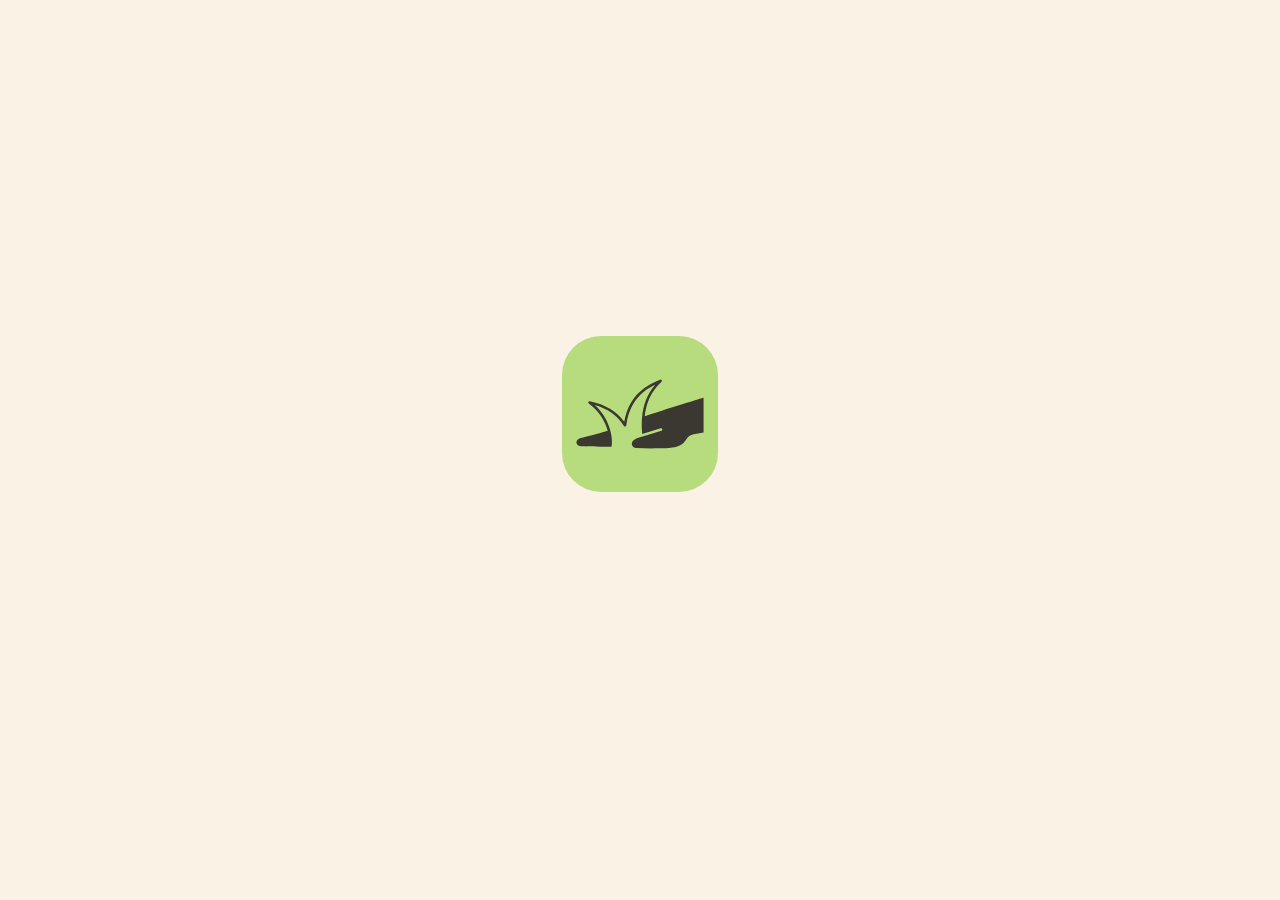
<file: code/index.html>
<!DOCTYPE html>
<html lang="en">
<head>
  <meta charset="UTF-8" />
  <meta name="viewport" content="width=device-width, initial-scale=1.0, viewport-fit=cover, maximum-scale=1.0" />
  <title>Go Touch Grass</title>
  <link rel="icon" type="image/svg+xml" href="assets/svg/logo_green.svg" />
  <link rel="stylesheet" href="css/design-system.css" />
  <link rel="stylesheet" href="css/app.css" />
</head>
<body>
  <div class="app">
    <div class="app__screens">

      <!-- ===== LOADING ===== -->
      <section class="screen screen--loading" data-screen="loading">
        <h1 class="screen--loading__title text-headline-caps">Choosing todays sidequests...</h1>
        <div class="loading-shapes" id="loadingShapes">
          <div class="loading-shape" data-cat="outside"><img src="assets/svg/shapes/outside_color.svg" alt=""></div>
          <div class="loading-shape" data-cat="indoor"><img src="assets/svg/shapes/indoors_color.svg" alt=""></div>
          <div class="loading-shape" data-cat="social"><img src="assets/svg/shapes/social_color.svg" alt=""></div>
        </div>
      </section>

      <!-- ===== FIRST-TIME: welcome (logo animation) ===== -->
      <section class="screen screen--welcome" data-screen="welcome">
        <h1 class="welcome-text text-headline-caps">Hey, welcome to Go Touch Grass!</h1>
        <div class="welcome-logo"><img src="assets/svg/logo_green.svg" alt="Go Touch Grass"></div>
      </section>

      <!-- ===== FIRST-TIME: name ===== -->
      <section class="screen screen--firstname" data-screen="firstname">
        <h1 class="text-headline-caps firstname-title">What should we call you?</h1>
        <input class="field" id="firstnameInput" placeholder="Your Text here" maxlength="24" autocomplete="off">
        <div class="set-actions"><button class="btn" id="btnNameConfirm">Confirm</button></div>
      </section>

      <!-- ===== FIRST-TIME: name confirm ===== -->
      <section class="screen screen--firstname-confirm" data-screen="firstname-confirm">
        <h1 class="text-headline-caps firstname-title" id="confirmName">Max Mustermann, is that right?</h1>
        <div class="firstname-actions">
          <button class="btn" id="btnNameRetry">No, I'll try again</button>
          <button class="btn" id="btnNameYes">Yes, that's right</button>
        </div>
      </section>

      <!-- ===== TODAYS SIDEQUESTS (+ blocking mode) ===== -->
      <section class="screen screen--sidequests" data-screen="sidequests">
        <header class="header screen__head" id="headNormal">
          <h1 class="header__title">Todays Sidequests</h1>
          <button class="icon-btn" id="btnBlock" aria-label="Block sidequests">
            <img class="icon-btn__icon icon-btn__icon--black" src="assets/svg/icons/block_black.svg" alt="">
            <img class="icon-btn__icon icon-btn__icon--white" src="assets/svg/icons/block_white.svg" alt="">
          </button>
        </header>
        <header class="header screen__head" id="headBlocking" hidden>
          <button class="nav-arrow" id="btnBlockBack" aria-label="Back"><img src="assets/svg/icons/back_black.svg" alt=""></button>
          <h1 class="header__title">Blocking Sidequests</h1>
          <button class="icon-btn" id="btnBlockDone" aria-label="Done blocking">
            <img class="icon-btn__icon icon-btn__icon--black" src="assets/svg/icons/check_black.svg" alt="">
            <img class="icon-btn__icon icon-btn__icon--white" src="assets/svg/icons/check_white.svg" alt="">
          </button>
        </header>
        <div class="quest-list" id="questList"></div>
      </section>

      <!-- ===== CAPTURE PROOF (camera) ===== -->
      <section class="screen screen--camera" data-screen="camera">
        <header class="header screen__head">
          <button class="nav-arrow" id="btnCamBack" aria-label="Back"><img src="assets/svg/icons/back_black.svg" alt=""></button>
          <h1 class="header__title">Capture Proof</h1>
        </header>
        <div id="camQuest"></div>
        <div class="camera">
          <video class="camera__video" id="camVideo" autoplay playsinline muted></video>
          <div class="camera__hint" id="camHint"></div>
          <button class="icon-btn camera__upload" id="btnUpload" aria-label="Upload from device">
            <img class="icon-btn__icon icon-btn__icon--black" src="assets/svg/icons/upload_black.svg" alt="">
            <img class="icon-btn__icon icon-btn__icon--white" src="assets/svg/icons/upload_white.svg" alt="">
          </button>
          <div class="camera__controls">
            <button class="camera__ctrl" id="btnFlash" aria-label="Toggle flash"><img src="assets/svg/icons/flash_off_white.svg" alt=""></button>
            <button class="camera__shutter" id="btnShutter" aria-label="Take photo"></button>
            <button class="camera__ctrl" id="btnSwitch" aria-label="Switch camera"><img src="assets/svg/icons/camera_switch_white.svg" alt=""></button>
          </div>
        </div>
        <input type="file" id="fileInput" accept="image/*" hidden>
      </section>

      <!-- ===== REVIEW (Redo / Finish) ===== -->
      <section class="screen screen--review" data-screen="review">
        <header class="header screen__head">
          <button class="nav-arrow" id="btnReviewBack" aria-label="Back"><img src="assets/svg/icons/back_black.svg" alt=""></button>
          <h1 class="header__title">Capture Proof</h1>
        </header>
        <div id="reviewOverview"></div>
        <div class="btn-row">
          <button class="btn" id="btnRedo">Redo</button>
          <button class="btn" id="btnFinish">Finish</button>
        </div>
      </section>

      <!-- ===== SIDEQUEST COMPLETED ===== -->
      <section class="screen screen--completed" data-screen="completed">
        <h1 class="screen__head text-headline-caps">Sidequest Completed!</h1>
        <div id="completedOverview"></div>
      </section>

      <!-- ===== LEVEL UP / EXP ===== -->
      <section class="screen screen--exp" data-screen="exp">
        <h1 class="text-headline-caps exp__headline" id="expHeadline">Well done!</h1>
        <div class="exp__stage">
          <img class="exp__flyicon" id="expFly" alt="">
          <div class="exp__shapewrap">
            <div class="level-shape level-shape--lg exp__shape" id="expShape">
              <div class="level-shape__fill"><div class="level-shape__liquid"></div></div>
              <div class="level-shape__outline"></div>
            </div>
            <span class="exp__level"><span class="exp__lvl-txt">Lvl.</span><span class="exp__lvl-num" id="expLevelNum">1</span></span>
          </div>
        </div>
      </section>

      <!-- ===== SUMMARY (all done for today) ===== -->
      <section class="screen screen--summary" data-screen="summary">
        <h1 class="screen__head text-headline-caps">All done for today!</h1>
        <div id="summaryOverview"></div>
      </section>

      <!-- ===== PROFILE ===== -->
      <section class="screen screen--profile" data-screen="profile">
        <button class="icon-btn profile-burger" id="btnBurger" aria-label="Menu (settings)">
          <img class="icon-btn__icon icon-btn__icon--black" src="assets/svg/icons/burger_black.svg" alt="">
          <img class="icon-btn__icon icon-btn__icon--white" src="assets/svg/icons/burger_white.svg" alt="">
        </button>

        <div class="profile-scroll">
        <div class="attention profile-msg" id="profileMsg" hidden>
          <span id="profileMsgText"></span>
          <span class="attention__badge"><img src="assets/svg/icons/exclaimation_black.svg" alt=""></span>
        </div>
        <div class="profile-card" id="profileCard">
          <div class="profile-card__avatar"><span class="img-placeholder"></span></div>
          <div class="profile-card__name" id="profileName">Max Mustermann</div>
          <div class="profile-card__title" id="profileTitle">Newbie</div>
          <div class="profile-card__line"></div>
          <div class="profile-card__totals" id="profileTotals" role="button" tabindex="0" aria-expanded="false">
            <span>Total Quests</span>
            <span class="profile-card__totals-num" id="profileTotalNum">0</span>
            <img class="profile-card__chevron" src="assets/svg/icons/back_black.svg" alt="">
          </div>
          <div class="profile-card__detail"><div class="profile-card__detail-inner">
            <div class="profile-card__cat"><span>Outside</span><span class="profile-card__cat-num" id="cntOutside">0</span></div>
            <div class="profile-card__cat"><span>Indoor</span><span class="profile-card__cat-num" id="cntIndoor">0</span></div>
            <div class="profile-card__cat"><span>Social</span><span class="profile-card__cat-num" id="cntSocial">0</span></div>
          </div></div>
        </div>

        <div class="level-box">
          <div class="level-stat">
            <span class="level-stat__label">Outside</span>
            <div class="level-stat__shape">
              <div class="level-shape cat-outside shape-outside" id="lvlOutside">
                <div class="level-shape__fill"><div class="level-shape__liquid"></div></div>
                <div class="level-shape__outline"></div>
              </div>
              <span class="level-stat__num" id="lvlNumOutside">1</span>
            </div>
          </div>
          <div class="level-stat">
            <span class="level-stat__label">Indoor</span>
            <div class="level-stat__shape">
              <div class="level-shape cat-indoor shape-indoors" id="lvlIndoor">
                <div class="level-shape__fill"><div class="level-shape__liquid"></div></div>
                <div class="level-shape__outline"></div>
              </div>
              <span class="level-stat__num" id="lvlNumIndoor">1</span>
            </div>
          </div>
          <div class="level-stat">
            <span class="level-stat__label">Social</span>
            <div class="level-stat__shape">
              <div class="level-shape cat-social shape-social" id="lvlSocial">
                <div class="level-shape__fill"><div class="level-shape__liquid"></div></div>
                <div class="level-shape__outline"></div>
              </div>
              <span class="level-stat__num" id="lvlNumSocial">1</span>
            </div>
          </div>
        </div>

        <h2 class="profile-section-title text-headline-sm">Your Quests</h2>
        <div class="gallery">
          <div class="gallery-grid" id="galleryGrid" hidden></div>
          <p class="gallery-empty" id="galleryEmpty">Nothing here yet.</p>
        </div>
        </div>
      </section>

      <!-- ===== QUEST OVERVIEW detail (from gallery) ===== -->
      <section class="screen screen--detail" data-screen="detail">
        <header class="header screen__head">
          <button class="nav-arrow" id="btnDetailBack" aria-label="Back"><img src="assets/svg/icons/back_black.svg" alt=""></button>
          <span style="flex:1"></span>
          <button class="icon-btn" id="btnDetailArchive" aria-label="Archive sidequest">
            <img class="icon-btn__icon icon-btn__icon--black" src="assets/svg/icons/archive_black.svg" alt="">
            <img class="icon-btn__icon icon-btn__icon--white" src="assets/svg/icons/archive_white.svg" alt="">
          </button>
        </header>
        <div class="detail-body"><div id="detailOverview"></div></div>
        <div class="detail-save">
          <button class="btn" id="btnDetailSave">Save to device</button>
        </div>
      </section>

      <!-- ===== SETTINGS (overview) ===== -->
      <section class="screen screen--settings" data-screen="settings">
        <header class="header screen__head">
          <button class="nav-arrow" data-back aria-label="Back"><img src="assets/svg/icons/back_black.svg" alt=""></button>
          <h1 class="header__title">Settings</h1>
        </header>
        <div class="settings-list">
          <button class="list-btn list-btn--nav" data-go="set-profile">
            <span class="list-btn__label">Profile</span>
            <span class="list-btn__trailing">
              <img class="list-btn__chevron list-btn__chevron--black" src="assets/svg/icons/back_black.svg" alt="">
              <img class="list-btn__chevron list-btn__chevron--white" src="assets/svg/icons/back_white.svg" alt="">
            </span>
          </button>
          <div class="list-btn list-btn--static" aria-disabled="true">
            <span class="list-btn__label">Account</span>
            <span class="list-btn__trailing"><img class="list-btn__chevron" src="assets/svg/icons/back_black.svg" alt=""></span>
          </div>
          <div class="list-btn">
            <span class="list-btn__label">Push Notifications</span>
            <span class="list-btn__trailing"><button class="switch" id="swPush" aria-checked="false" aria-label="Push notifications"></button></span>
          </div>
          <div class="list-btn">
            <span class="list-btn__label">Sounds</span>
            <span class="list-btn__trailing"><button class="switch" id="swSounds" aria-checked="false" aria-label="Sounds"></button></span>
          </div>
          <button class="list-btn list-btn--nav" data-go="set-language">
            <span class="list-btn__label">Language</span>
            <span class="list-btn__trailing">
              <img class="list-btn__chevron list-btn__chevron--black" src="assets/svg/icons/back_black.svg" alt="">
              <img class="list-btn__chevron list-btn__chevron--white" src="assets/svg/icons/back_white.svg" alt="">
            </span>
          </button>
          <button class="list-btn list-btn--nav" data-go="set-blocked">
            <span class="list-btn__label">Blocked Sidequests</span>
            <span class="list-btn__trailing">
              <img class="list-btn__chevron list-btn__chevron--black" src="assets/svg/icons/back_black.svg" alt="">
              <img class="list-btn__chevron list-btn__chevron--white" src="assets/svg/icons/back_white.svg" alt="">
            </span>
          </button>
          <button class="list-btn list-btn--nav" data-go="set-archived">
            <span class="list-btn__label">Archived Sidequests</span>
            <span class="list-btn__trailing">
              <img class="list-btn__chevron list-btn__chevron--black" src="assets/svg/icons/back_black.svg" alt="">
              <img class="list-btn__chevron list-btn__chevron--white" src="assets/svg/icons/back_white.svg" alt="">
            </span>
          </button>
          <button class="list-btn list-btn--nav" data-go="set-permissions">
            <span class="list-btn__label">Permissions</span>
            <span class="list-btn__trailing">
              <img class="list-btn__chevron list-btn__chevron--black" src="assets/svg/icons/back_black.svg" alt="">
              <img class="list-btn__chevron list-btn__chevron--white" src="assets/svg/icons/back_white.svg" alt="">
            </span>
          </button>
          <div class="list-btn list-btn--static" aria-disabled="true">
            <span class="list-btn__label">About</span>
            <span class="list-btn__trailing"><img class="list-btn__chevron" src="assets/svg/icons/back_black.svg" alt=""></span>
          </div>
          <div class="list-btn list-btn--static" aria-disabled="true">
            <span class="list-btn__label">Privacy Policy</span>
            <span class="list-btn__trailing"><img class="list-btn__chevron" src="assets/svg/icons/back_black.svg" alt=""></span>
          </div>
          <button class="list-btn list-btn--nav" data-go="set-debug">
            <span class="list-btn__label">Terms of Service</span>
            <span class="list-btn__trailing">
              <img class="list-btn__chevron list-btn__chevron--black" src="assets/svg/icons/back_black.svg" alt="">
              <img class="list-btn__chevron list-btn__chevron--white" src="assets/svg/icons/back_white.svg" alt="">
            </span>
          </button>
        </div>
      </section>

      <!-- ===== SETTINGS: Profile ===== -->
      <section class="screen screen--set-profile" data-screen="set-profile">
        <header class="header screen__head">
          <button class="nav-arrow" data-back aria-label="Back"><img src="assets/svg/icons/back_black.svg" alt=""></button>
          <h1 class="header__title">Profile</h1>
        </header>
        <div class="set-avatar" id="setProfileAvatar"><span class="img-placeholder"></span></div>
        <div class="input-card input-card--display">
          <div class="input-card__top">
            <span class="input-card__label">Profile Picture</span>
            <button class="icon-btn-sm" id="btnEditPic" aria-label="Edit profile picture">
              <img class="icon-btn__icon icon-btn__icon--black" src="assets/svg/icons/edit_black.svg" alt="">
              <img class="icon-btn__icon icon-btn__icon--white" src="assets/svg/icons/edit_white.svg" alt="">
            </button>
          </div>
        </div>
        <div class="input-card" id="nameCard">
          <div class="input-card__top">
            <span class="input-card__label">Name</span>
            <span class="input-card__value" id="nameValue">Max Mustermann</span>
            <button class="icon-btn-sm" id="btnEditName" aria-label="Edit name">
              <img class="icon-btn__icon icon-btn__icon--black" src="assets/svg/icons/edit_black.svg" alt="">
              <img class="icon-btn__icon icon-btn__icon--white" src="assets/svg/icons/edit_white.svg" alt="">
            </button>
            <button class="icon-btn-sm" id="btnSaveName" aria-label="Save name">
              <img class="icon-btn__icon icon-btn__icon--black" src="assets/svg/icons/check_black.svg" alt="">
              <img class="icon-btn__icon icon-btn__icon--white" src="assets/svg/icons/check_white.svg" alt="">
            </button>
          </div>
          <input class="field field--flush" id="nameInput" placeholder="Your Text here" maxlength="24">
        </div>
        <button class="list-btn list-btn--nav" data-go="set-title">
          <span class="list-btn__label">Set Title</span>
          <span class="list-btn__value" id="titleValue"></span>
          <span class="list-btn__trailing">
            <img class="list-btn__chevron list-btn__chevron--black" src="assets/svg/icons/back_black.svg" alt="">
            <img class="list-btn__chevron list-btn__chevron--white" src="assets/svg/icons/back_white.svg" alt="">
          </span>
        </button>
      </section>

      <!-- ===== SETTINGS: Profile Picture ===== -->
      <section class="screen screen--set-pfp" data-screen="set-pfp">
        <div class="pfp-body">
        <header class="header screen__head">
          <button class="nav-arrow" data-back aria-label="Back"><img src="assets/svg/icons/back_black.svg" alt=""></button>
          <h1 class="header__title">Profile Picture</h1>
        </header>
        <div class="set-avatar" id="pfpAvatar"><span class="img-placeholder"></span></div>
        <div class="pfp-grid" id="pfpGrid">
          <button class="pfp" data-pic="outside_pic"><img src="assets/svg/profile-pics/outside_pic.svg" alt="Outside"><img class="pfp__check" src="assets/svg/checkmark.svg" alt=""></button>
          <button class="pfp" data-pic="scavenger_hunt_pic"><img src="assets/svg/profile-pics/scavenger_hunt_pic.svg" alt="Scavenger"><img class="pfp__check" src="assets/svg/checkmark.svg" alt=""></button>
          <button class="pfp" data-pic="discovery_pic"><img src="assets/svg/profile-pics/discovery_pic.svg" alt="Discovery"><img class="pfp__check" src="assets/svg/checkmark.svg" alt=""></button>
          <button class="pfp" data-pic="action_pic"><img src="assets/svg/profile-pics/action_pic.svg" alt="Action"><img class="pfp__check" src="assets/svg/checkmark.svg" alt=""></button>
          <button class="pfp" data-pic="inside_pic"><img src="assets/svg/profile-pics/inside_pic.svg" alt="Inside"><img class="pfp__check" src="assets/svg/checkmark.svg" alt=""></button>
          <button class="pfp" data-pic="creative_pic"><img src="assets/svg/profile-pics/creative_pic.svg" alt="Creative"><img class="pfp__check" src="assets/svg/checkmark.svg" alt=""></button>
          <button class="pfp" data-pic="tasks_pic"><img src="assets/svg/profile-pics/tasks_pic.svg" alt="Tasks"><img class="pfp__check" src="assets/svg/checkmark.svg" alt=""></button>
          <button class="pfp" data-pic="selfcare_pic"><img src="assets/svg/profile-pics/selfcare_pic.svg" alt="Selfcare"><img class="pfp__check" src="assets/svg/checkmark.svg" alt=""></button>
          <button class="pfp" data-pic="social_pic"><img src="assets/svg/profile-pics/social_pic.svg" alt="Social"><img class="pfp__check" src="assets/svg/checkmark.svg" alt=""></button>
          <button class="pfp" data-pic="game_pic"><img src="assets/svg/profile-pics/game_pic.svg" alt="Game"><img class="pfp__check" src="assets/svg/checkmark.svg" alt=""></button>
          <button class="pfp" data-pic="encounter_pic"><img src="assets/svg/profile-pics/encounter_pic.svg" alt="Encounter"><img class="pfp__check" src="assets/svg/checkmark.svg" alt=""></button>
          <button class="pfp" data-pic="activity_pic"><img src="assets/svg/profile-pics/activity_pic.svg" alt="Activity"><img class="pfp__check" src="assets/svg/checkmark.svg" alt=""></button>
        </div>
        <button class="list-btn list-btn--nav" id="btnUploadPic">
          <span class="list-btn__label">Upload Picture</span>
          <span class="list-btn__trailing">
            <img class="list-btn__chevron list-btn__chevron--black" src="assets/svg/icons/back_black.svg" alt="">
            <img class="list-btn__chevron list-btn__chevron--white" src="assets/svg/icons/back_white.svg" alt="">
          </span>
        </button>
        <button class="list-btn list-btn--nav" id="btnTakePic">
          <span class="list-btn__label">Take Picture</span>
          <span class="list-btn__trailing">
            <img class="list-btn__chevron list-btn__chevron--black" src="assets/svg/icons/back_black.svg" alt="">
            <img class="list-btn__chevron list-btn__chevron--white" src="assets/svg/icons/back_white.svg" alt="">
          </span>
        </button>
        </div>
        <div class="pfp-actions">
          <button class="btn" data-back>Cancel</button>
          <button class="btn" id="btnPfpSave">Save</button>
        </div>
        <input type="file" id="pfpUploadInput" accept="image/*" hidden>
        <input type="file" id="pfpCameraInput" accept="image/*" capture="user" hidden>
      </section>

      <!-- ===== SETTINGS: Crop new picture ===== -->
      <section class="screen screen--set-crop" data-screen="set-crop">
        <header class="header screen__head">
          <button class="nav-arrow" data-back aria-label="Back"><img src="assets/svg/icons/back_black.svg" alt=""></button>
          <h1 class="header__title">Crop Picture</h1>
        </header>
        <div class="crop-stage">
          <div class="crop-box" id="cropBox">
            <img class="crop-img" id="cropImg" alt="" draggable="false">
            <div class="crop-ring"></div>
          </div>
          <input type="range" class="crop-zoom" id="cropZoom" min="1" max="3" step="0.01" value="1" aria-label="Zoom">
        </div>
        <div class="pfp-actions">
          <button class="btn" data-back>Cancel</button>
          <button class="btn" id="btnCropSave">Save</button>
        </div>
      </section>

      <!-- ===== SETTINGS: Title ===== -->
      <section class="screen screen--set-title" data-screen="set-title">
        <header class="header screen__head">
          <button class="nav-arrow" data-back aria-label="Back"><img src="assets/svg/icons/back_black.svg" alt=""></button>
          <h1 class="header__title">Title</h1>
        </header>
        <div class="settings-list" id="titleList">
          <button class="list-btn list-btn--select" data-title="Explorer"><span class="list-btn__label">Explorer</span><span class="list-btn__trailing"><span class="radio" aria-checked="false"></span></span></button>
          <button class="list-btn list-btn--select" data-title="Scavenger"><span class="list-btn__label">Scavenger</span><span class="list-btn__trailing"><span class="radio" aria-checked="false"></span></span></button>
          <button class="list-btn list-btn--select" data-title="Couch Potato"><span class="list-btn__label">Couch Potato</span><span class="list-btn__trailing"><span class="radio" aria-checked="false"></span></span></button>
          <button class="list-btn list-btn--select" data-title="Social Butterfly"><span class="list-btn__label">Social Butterfly</span><span class="list-btn__trailing"><span class="radio" aria-checked="false"></span></span></button>
          <button class="list-btn list-btn--select" data-title="Gamer"><span class="list-btn__label">Gamer</span><span class="list-btn__trailing"><span class="radio" aria-checked="false"></span></span></button>
        </div>
      </section>

      <!-- ===== SETTINGS: Language ===== -->
      <section class="screen screen--set-language" data-screen="set-language">
        <header class="header screen__head">
          <button class="nav-arrow" data-back aria-label="Back"><img src="assets/svg/icons/back_black.svg" alt=""></button>
          <h1 class="header__title">Language</h1>
        </header>
        <div class="settings-list">
          <div class="list-btn">
            <span class="list-btn__label">English</span>
            <span class="list-btn__trailing"><span class="radio" aria-checked="true"></span></span>
          </div>
        </div>
      </section>

      <!-- ===== SETTINGS: Blocked Sidequests ===== -->
      <section class="screen screen--set-blocked" data-screen="set-blocked">
        <header class="header screen__head">
          <button class="nav-arrow" id="btnBlockedBack" aria-label="Back"><img src="assets/svg/icons/back_black.svg" alt=""></button>
          <h1 class="header__title">Blocked Sidequests</h1>
          <button class="icon-btn" id="btnBlockedEdit" aria-label="Select to unblock">
            <img class="icon-btn__icon icon-btn__icon--black" src="assets/svg/icons/edit_black.svg" alt="">
            <img class="icon-btn__icon icon-btn__icon--white" src="assets/svg/icons/edit_white.svg" alt="">
          </button>
          <button class="icon-btn" id="btnBlockedDone" aria-label="Confirm unblock" hidden>
            <img class="icon-btn__icon icon-btn__icon--black" src="assets/svg/icons/check_black.svg" alt="">
            <img class="icon-btn__icon icon-btn__icon--white" src="assets/svg/icons/check_white.svg" alt="">
          </button>
        </header>
        <div class="blocked-head">
          <span class="info-pill" id="blockedCount">You have blocked 0/40 Sidequests</span>
          <button class="btn" id="btnSelectAll" hidden>Select all</button>
        </div>
        <div class="quest-list" id="blockedList"></div>
        <p class="gallery-empty" id="blockedEmpty" hidden>Nothing here yet.</p>
      </section>

      <!-- ===== SETTINGS: Archived Sidequests ===== -->
      <section class="screen screen--set-archived" data-screen="set-archived">
        <header class="header screen__head">
          <button class="nav-arrow" data-back aria-label="Back"><img src="assets/svg/icons/back_black.svg" alt=""></button>
          <h1 class="header__title">Archived Sidequests</h1>
        </header>
        <div class="gallery">
          <div class="gallery-grid" id="archivedGrid" hidden></div>
          <p class="gallery-empty" id="archivedEmpty">Nothing here yet.</p>
        </div>
      </section>

      <!-- ===== SETTINGS: Archived detail ===== -->
      <section class="screen screen--set-archived-detail" data-screen="set-archived-detail">
        <header class="header screen__head">
          <button class="nav-arrow" data-back aria-label="Back"><img src="assets/svg/icons/back_black.svg" alt=""></button>
          <span style="flex:1"></span>
          <button class="icon-btn" id="btnDelImage" aria-label="Delete image">
            <img class="icon-btn__icon icon-btn__icon--black" src="assets/svg/icons/delete_black.svg" alt="">
            <img class="icon-btn__icon icon-btn__icon--white" src="assets/svg/icons/delete_white.svg" alt="">
          </button>
        </header>
        <div class="detail-body"><div id="archivedOverview"></div></div>
        <div class="detail-save"><button class="btn" id="btnRestore">Restore</button></div>
      </section>

      <!-- ===== SETTINGS: Permissions ===== -->
      <section class="screen screen--set-permissions" data-screen="set-permissions">
        <header class="header screen__head">
          <button class="nav-arrow" data-back aria-label="Back"><img src="assets/svg/icons/back_black.svg" alt=""></button>
          <h1 class="header__title">Permissions</h1>
        </header>
        <div class="settings-list">
          <div class="list-btn">
            <span class="list-btn__label">Camera</span>
            <span class="list-btn__trailing"><button class="switch" data-perm="camera" aria-checked="false" aria-label="Camera permission"></button></span>
          </div>
          <div class="list-btn">
            <span class="list-btn__label">Push Notifications</span>
            <span class="list-btn__trailing"><button class="switch" data-perm="push" aria-checked="false" aria-label="Push notifications permission"></button></span>
          </div>
          <div class="list-btn">
            <span class="list-btn__label">Photos on Device</span>
            <span class="list-btn__trailing"><button class="switch" data-perm="photos" aria-checked="false" aria-label="Photos permission"></button></span>
          </div>
        </div>
      </section>

      <!-- ===== SETTINGS: Debug (hidden behind Terms of Service) ===== -->
      <section class="screen screen--set-debug" data-screen="set-debug">
        <header class="header screen__head">
          <button class="nav-arrow" data-back aria-label="Back"><img src="assets/svg/icons/back_black.svg" alt=""></button>
          <h1 class="header__title">Debug</h1>
        </header>
        <div class="settings-list">
          <button class="btn btn--block" id="btnDbgSkip">Bypass "all done for today"</button>
          <button class="btn btn--block" id="btnDbgReset">Reset app</button>
        </div>
      </section>

    </div>

    <!-- persistent bottom bar (quests active; profile connection added later) -->
    <div class="app__nav">
      <nav class="bottom-bar" data-active="quests">
        <div class="bottom-bar__seg bottom-bar__seg--left">
          <span class="bottom-bar__fill bottom-bar__fill--inactive"></span>
          <span class="bottom-bar__fill bottom-bar__fill--active"></span>
        </div>
        <div class="bottom-bar__seg bottom-bar__seg--right">
          <span class="bottom-bar__fill bottom-bar__fill--inactive"></span>
          <span class="bottom-bar__fill bottom-bar__fill--active"></span>
        </div>
        <button class="bottom-bar__tab bottom-bar__tab--quests" aria-label="Quests">
          <span class="bb-ic">
            <img class="ic ic--black" src="assets/svg/icons/quests_black.svg" alt="">
            <img class="ic ic--white" src="assets/svg/icons/quests_white.svg" alt="">
          </span>
        </button>
        <button class="bottom-bar__tab bottom-bar__tab--profile" aria-label="Profile">
          <span class="bb-ic">
            <img class="ic ic--black" src="assets/svg/icons/profile_black.svg" alt="">
            <img class="ic ic--white" src="assets/svg/icons/profile_white.svg" alt="">
          </span>
        </button>
      </nav>
    </div>

    <!-- block confirmation popup — covers the whole app (incl. bottom bar) -->
    <div class="scrim" id="blockScrim">
      <div class="attention attention--big popup" role="alertdialog" aria-modal="true">
        <span class="attention__badge"><img src="assets/svg/icons/exclaimation_black.svg" alt=""></span>
        <h2 class="popup__title" id="popupTitle">You're about to block this sidequest</h2>
        <p class="popup__body">As long as sidequests are blocked, you won't get them again. You can unblock any quests in your settings.</p>
        <div class="attention__buttons">
          <button class="btn" id="btnCancel">Cancel</button>
          <button class="btn" id="btnOk">Ok</button>
        </div>
      </div>
    </div>

    <!-- archive confirmation popup — covers the whole app (incl. bottom bar) -->
    <div class="scrim" id="archiveScrim">
      <div class="attention attention--big popup" role="alertdialog" aria-modal="true">
        <span class="attention__badge"><img src="assets/svg/icons/exclaimation_black.svg" alt=""></span>
        <h2 class="popup__title">Archive Sidequest</h2>
        <p class="popup__body">When archiving a sidequest, it will disappear from your quest overview. You can restore it in your settings.</p>
        <div class="attention__buttons">
          <button class="btn" id="btnArchiveCancel">Cancel</button>
          <button class="btn" id="btnArchiveConfirm">Archive</button>
        </div>
      </div>
    </div>

    <!-- unblock confirmation popup -->
    <div class="scrim" id="unblockScrim">
      <div class="attention attention--big popup" role="alertdialog" aria-modal="true">
        <span class="attention__badge"><img src="assets/svg/icons/exclaimation_black.svg" alt=""></span>
        <h2 class="popup__title">You're about to unblock these quests</h2>
        <p class="popup__body">You can only block them again if they appear in your daily sidequest selection.</p>
        <div class="attention__buttons">
          <button class="btn" id="btnUnblockCancel">Cancel</button>
          <button class="btn" id="btnUnblockOk">Ok</button>
        </div>
      </div>
    </div>

    <!-- delete-image confirmation popup -->
    <div class="scrim" id="deleteImageScrim">
      <div class="attention attention--big popup" role="alertdialog" aria-modal="true">
        <span class="attention__badge"><img src="assets/svg/icons/exclaimation_black.svg" alt=""></span>
        <h2 class="popup__title">Delete Image</h2>
        <p class="popup__body">Delete the proof photo from your archived quest. The image cannot be restored.</p>
        <div class="attention__buttons">
          <button class="btn" id="btnDelImgCancel">Cancel</button>
          <button class="btn" id="btnDelImgConfirm">Delete</button>
        </div>
      </div>
    </div>

    <!-- permissions → phone settings popup -->
    <div class="scrim" id="permsScrim">
      <div class="attention attention--big popup" role="alertdialog" aria-modal="true">
        <span class="attention__badge"><img src="assets/svg/icons/exclaimation_black.svg" alt=""></span>
        <h2 class="popup__title">Please change the permissions in your phone settings:</h2>
        <p class="popup__body">Settings &gt; Apps &gt; Go Touch Grass &gt; Permissions</p>
        <div class="attention__buttons">
          <button class="btn" id="btnPermsCancel">Cancel</button>
          <button class="btn" id="btnPermsOk">Ok</button>
        </div>
      </div>
    </div>
  </div>

  <script src="js/quests.js"></script>
  <script src="js/app.js"></script>
</body>
</html>
</file>
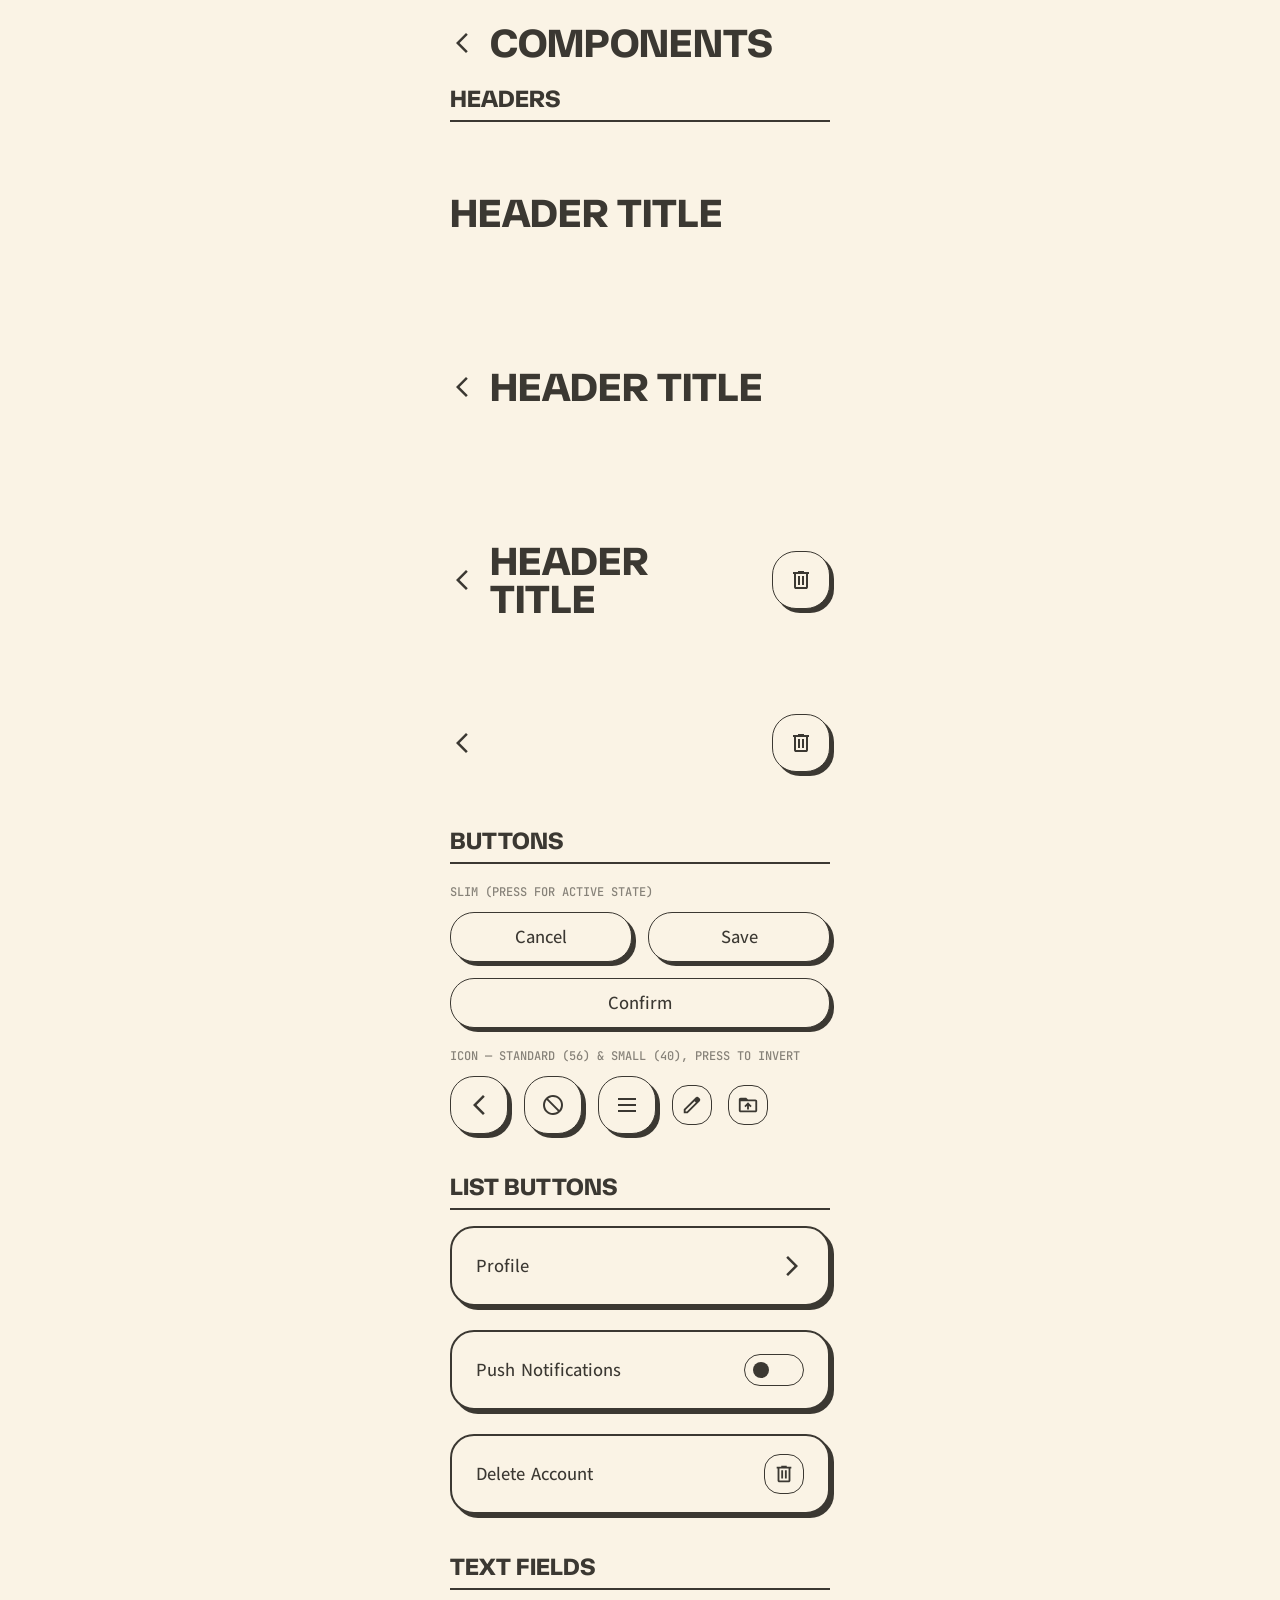
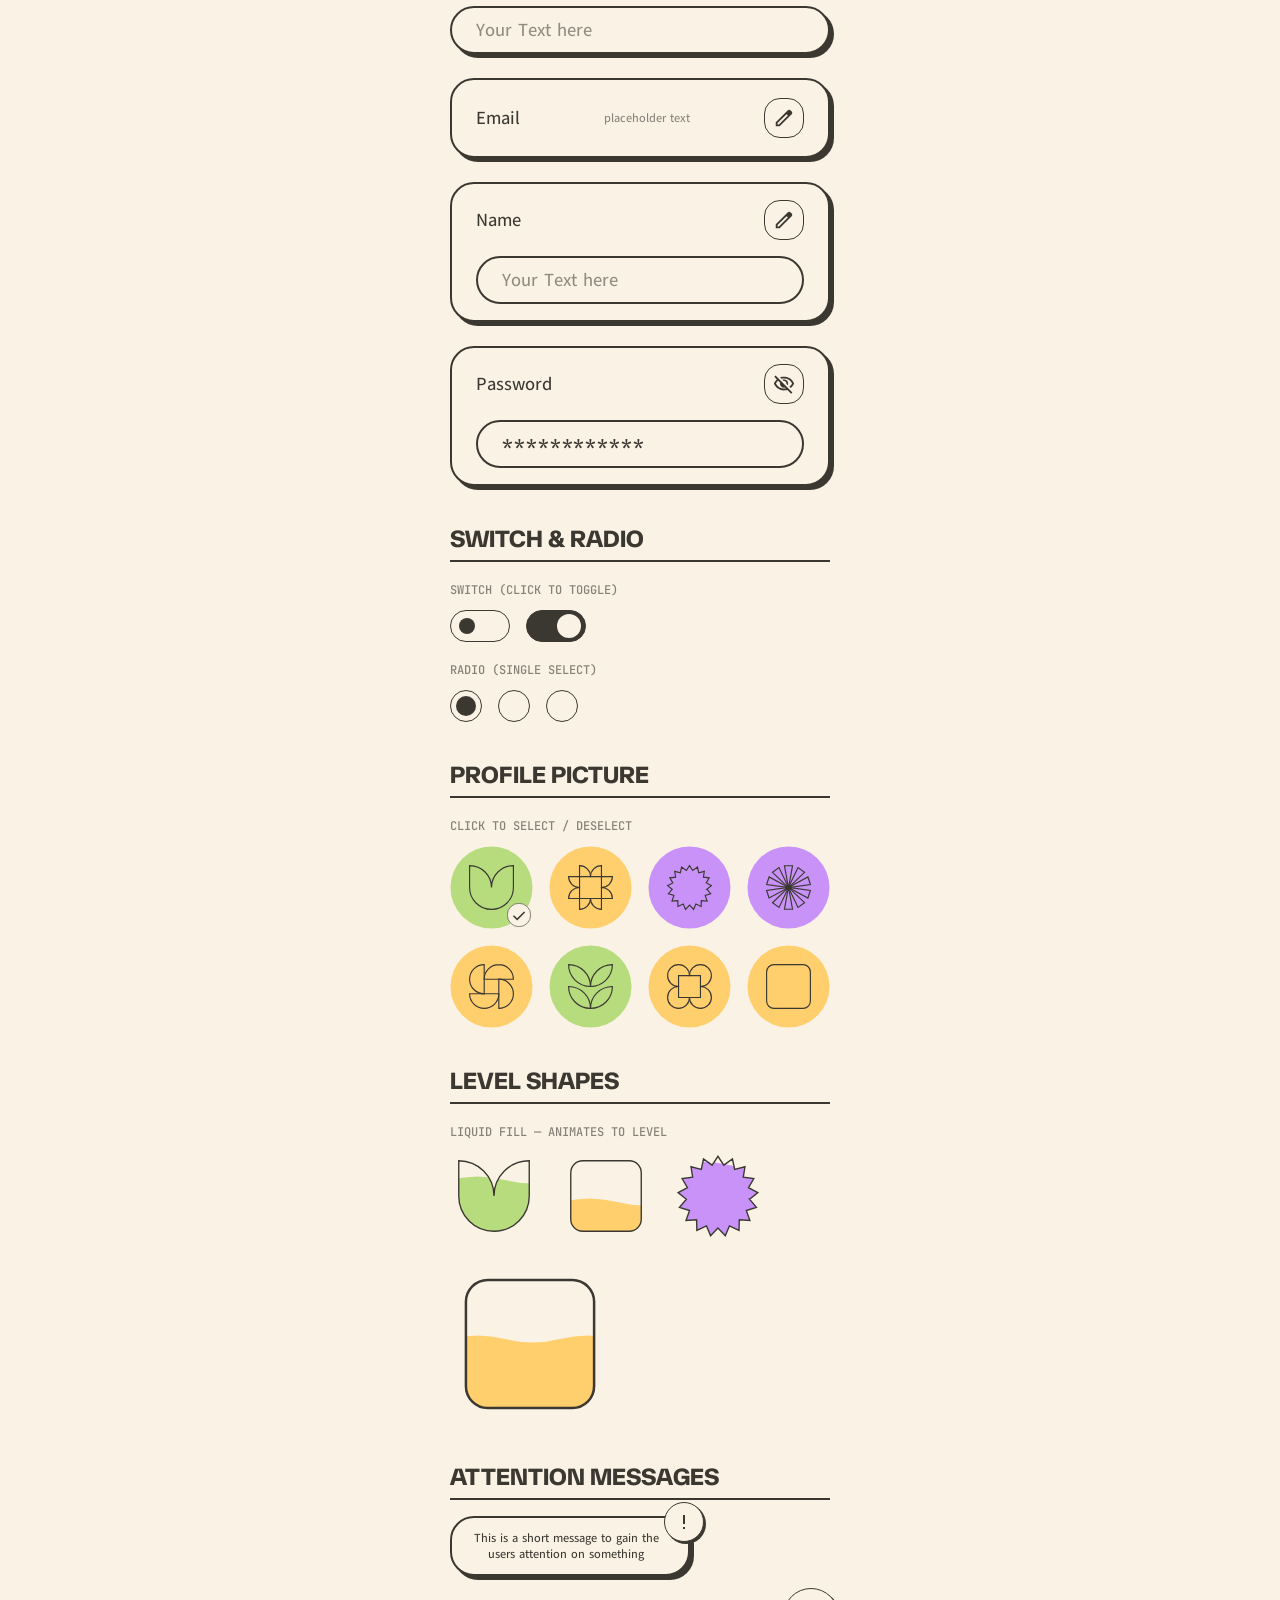
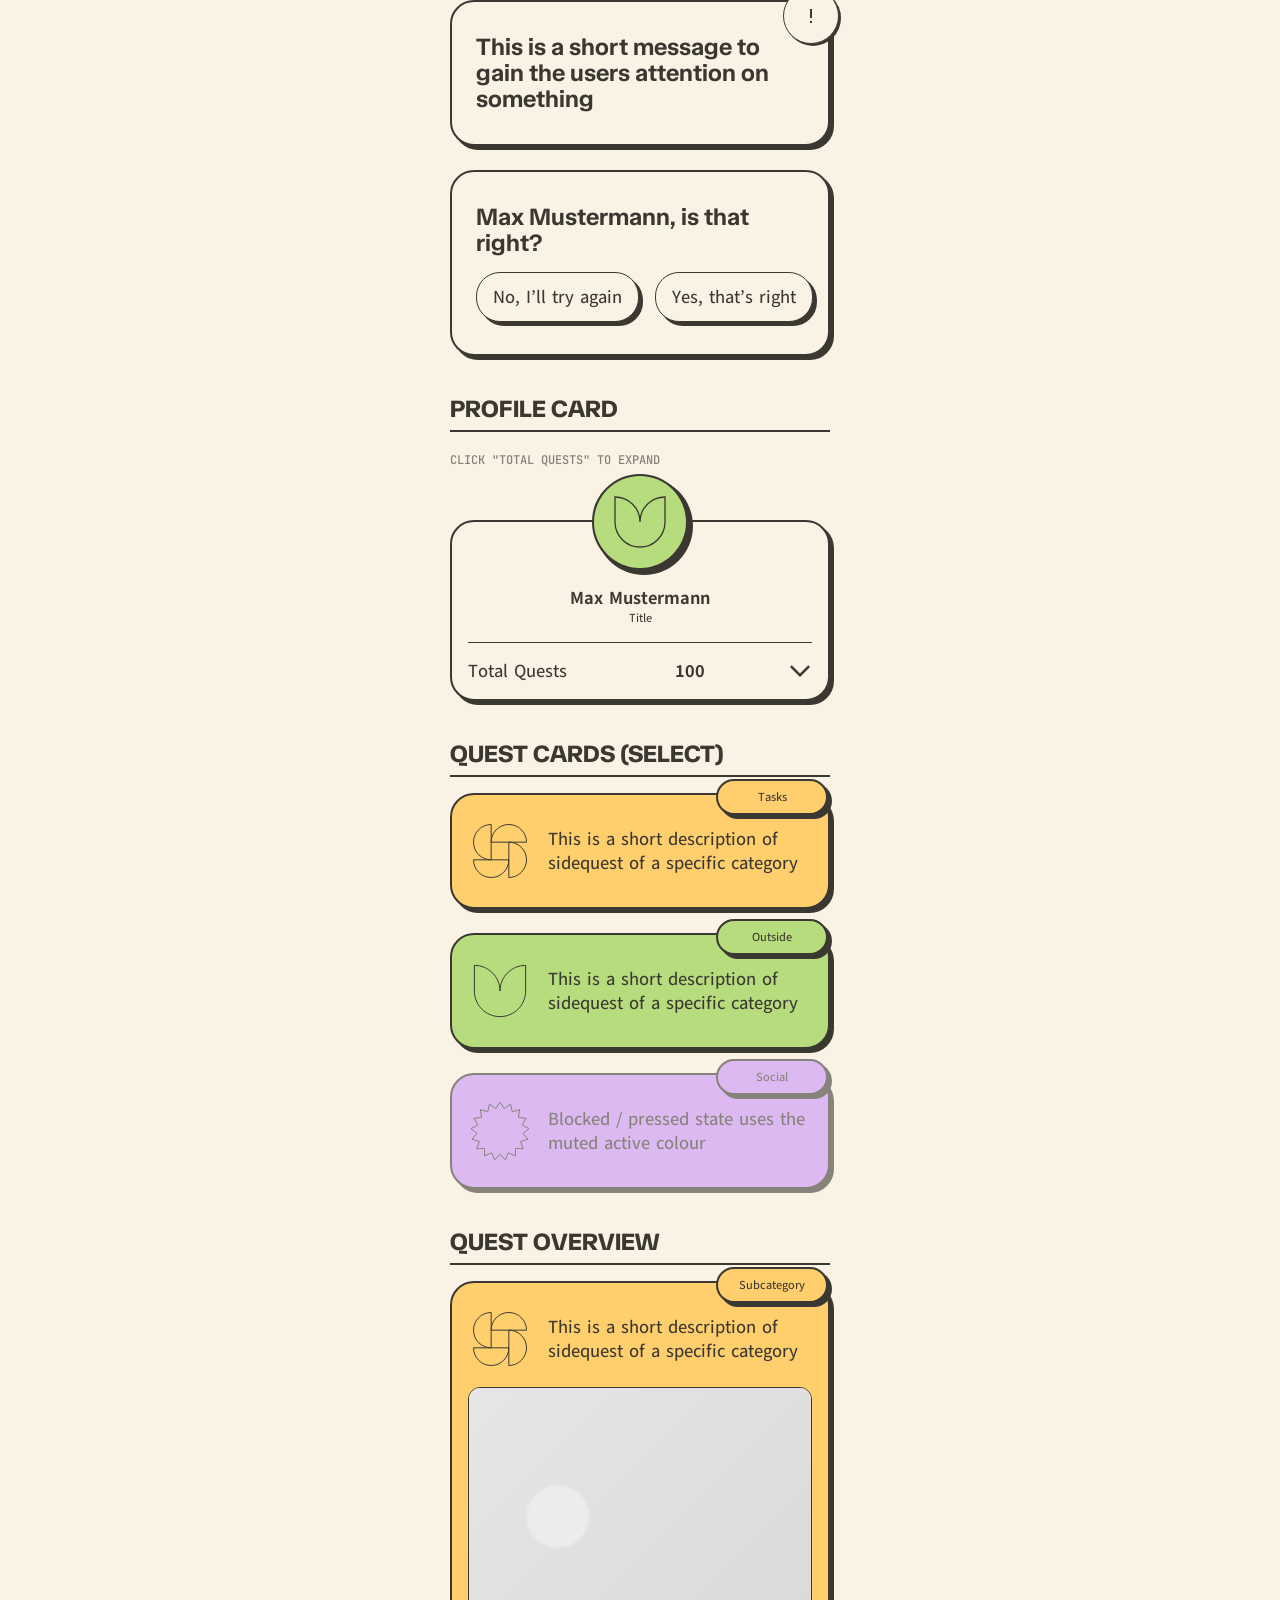
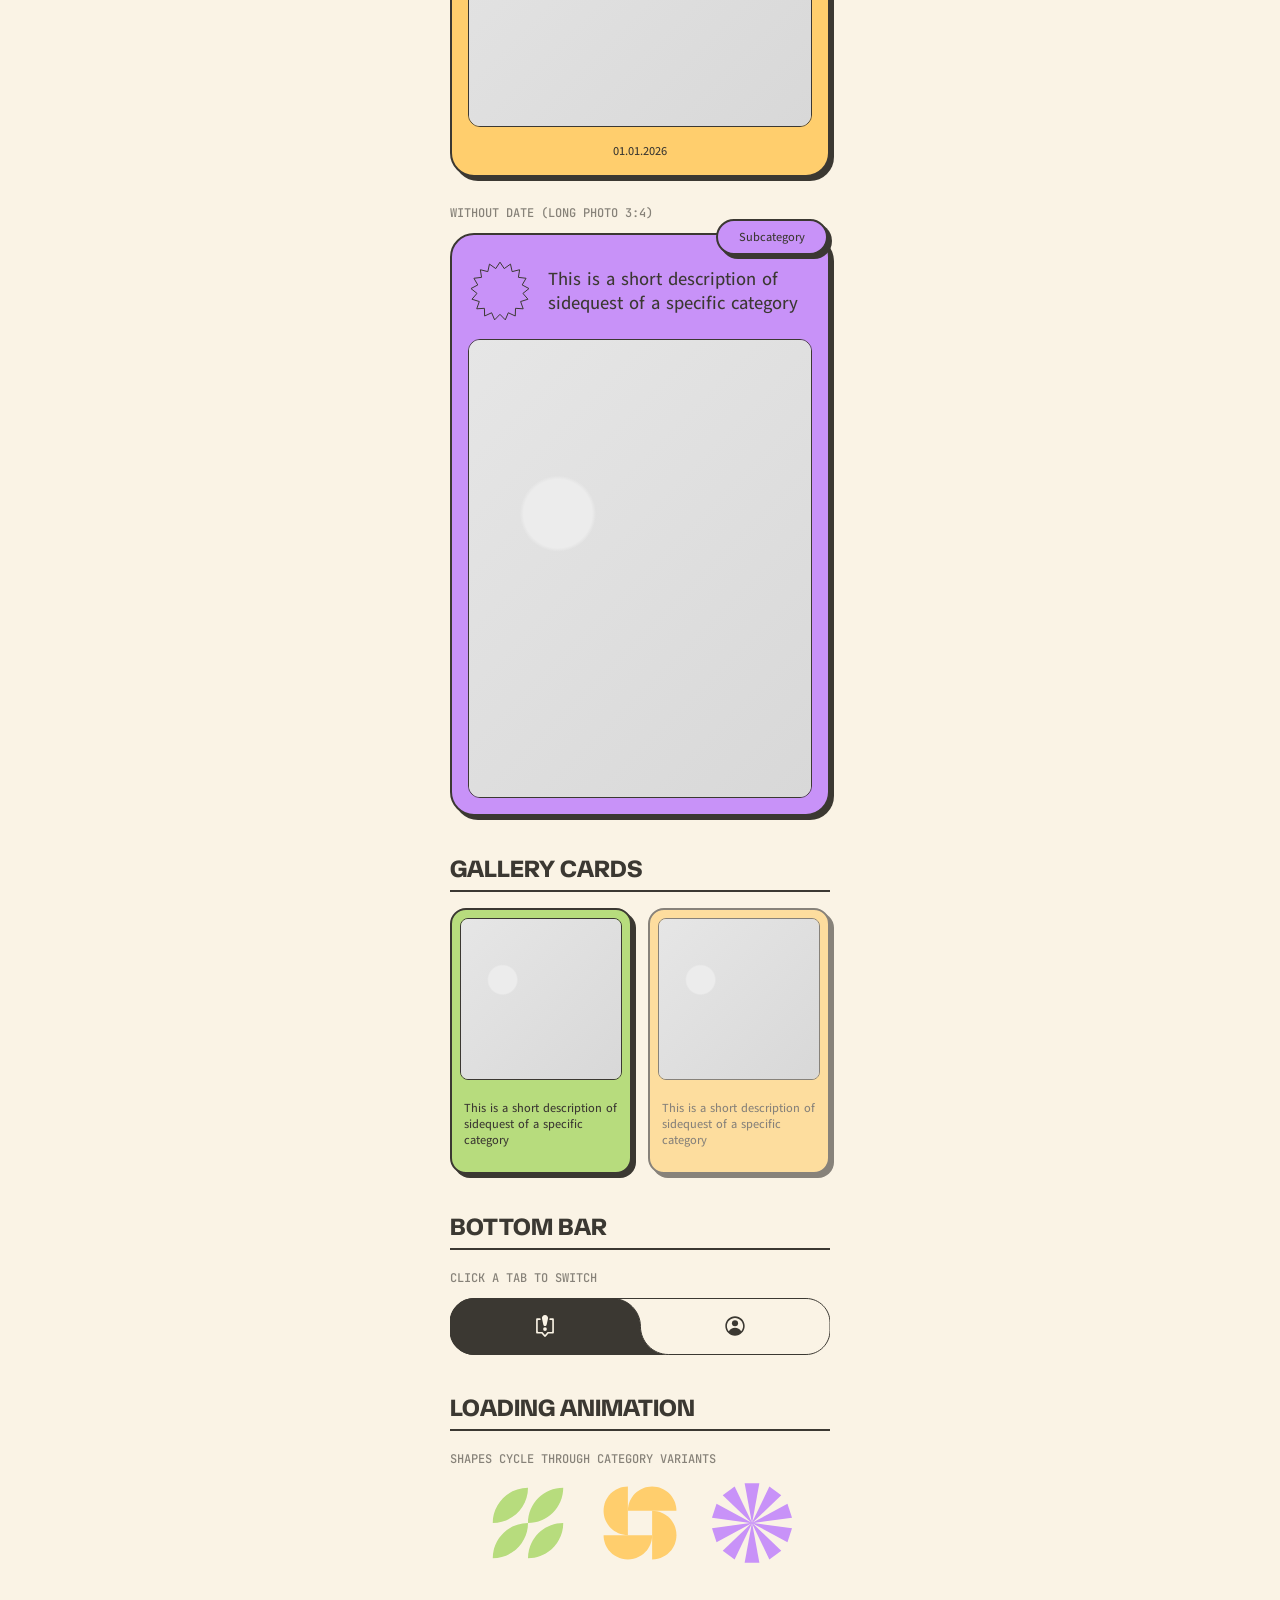
<file: code/components.html>
<!DOCTYPE html>
<html lang="en">
<head>
  <meta charset="UTF-8" />
  <meta name="viewport" content="width=device-width, initial-scale=1.0, viewport-fit=cover" />
  <title>Go Touch Grass — Components</title>
  <link rel="stylesheet" href="css/design-system.css" />
  <style>
    body { padding: var(--space-24) 0 var(--space-64); }
    .top { display: flex; align-items: center; gap: var(--space-16); margin-bottom: var(--space-24); }
    .sg-section { margin: 0 0 var(--space-40); }
    .sg-section > h2 {
      font-family: var(--font-display); font-weight: 800; text-transform: uppercase;
      font-size: 24px; line-height: 26px; margin: 0 0 var(--space-16);
      padding-bottom: var(--space-8); border-bottom: 2px solid var(--color-border);
    }
    .stack > * + * { margin-top: var(--space-24); }
    .row { display: flex; align-items: center; gap: var(--space-16); flex-wrap: wrap; }
    .sg-label { font-family: var(--font-mono); font-size: 12px; opacity: .6; display: block; margin: 0 0 var(--space-8); }
  </style>
</head>
<body>
  <div class="gtg-stage">
    <div class="top">
      <a class="nav-arrow" href="style_guide.html" aria-label="Back to styleguide"><img src="assets/svg/icons/back_black.svg" alt=""></a>
      <h1 class="text-headline-caps" style="margin:0">Components</h1>
    </div>

    <!-- HEADERS -->
    <section class="sg-section">
      <h2>Headers</h2>
      <div class="stack">
        <header class="header"><h3 class="header__title">Header Title</h3></header>
        <header class="header">
          <button class="nav-arrow" aria-label="Back"><img src="assets/svg/icons/back_black.svg" alt=""></button>
          <h3 class="header__title">Header Title</h3>
        </header>
        <header class="header">
          <button class="nav-arrow" aria-label="Back"><img src="assets/svg/icons/back_black.svg" alt=""></button>
          <h3 class="header__title">Header Title</h3>
          <button class="icon-btn" aria-label="Delete">
            <img class="icon-btn__icon icon-btn__icon--black" src="assets/svg/icons/delete_black.svg" alt="">
            <img class="icon-btn__icon icon-btn__icon--white" src="assets/svg/icons/delete_white.svg" alt="">
          </button>
        </header>
        <header class="header">
          <button class="nav-arrow" aria-label="Back"><img src="assets/svg/icons/back_black.svg" alt=""></button>
          <span style="flex:1"></span>
          <button class="icon-btn" aria-label="Delete">
            <img class="icon-btn__icon icon-btn__icon--black" src="assets/svg/icons/delete_black.svg" alt="">
            <img class="icon-btn__icon icon-btn__icon--white" src="assets/svg/icons/delete_white.svg" alt="">
          </button>
        </header>
      </div>
    </section>

    <!-- BUTTONS -->
    <section class="sg-section">
      <h2>Buttons</h2>
      <span class="sg-label">SLIM (PRESS FOR ACTIVE STATE)</span>
      <div class="btn-row" style="margin-bottom:var(--space-16)">
        <button class="btn">Cancel</button>
        <button class="btn">Save</button>
      </div>
      <button class="btn btn--block" style="margin-bottom:var(--space-16)">Confirm</button>

      <span class="sg-label">ICON — STANDARD (56) &amp; SMALL (40), PRESS TO INVERT</span>
      <div class="row">
        <button class="icon-btn" aria-label="Back">
          <img class="icon-btn__icon icon-btn__icon--black" src="assets/svg/icons/back_black.svg" alt="">
          <img class="icon-btn__icon icon-btn__icon--white" src="assets/svg/icons/back_white.svg" alt="">
        </button>
        <button class="icon-btn" aria-label="Block">
          <img class="icon-btn__icon icon-btn__icon--black" src="assets/svg/icons/block_black.svg" alt="">
          <img class="icon-btn__icon icon-btn__icon--white" src="assets/svg/icons/block_white.svg" alt="">
        </button>
        <button class="icon-btn" aria-label="Menu">
          <img class="icon-btn__icon icon-btn__icon--black" src="assets/svg/icons/burger_black.svg" alt="">
          <img class="icon-btn__icon icon-btn__icon--white" src="assets/svg/icons/burger_white.svg" alt="">
        </button>
        <button class="icon-btn-sm" aria-label="Edit">
          <img class="icon-btn__icon icon-btn__icon--black" src="assets/svg/icons/edit_black.svg" alt="">
          <img class="icon-btn__icon icon-btn__icon--white" src="assets/svg/icons/edit_white.svg" alt="">
        </button>
        <button class="icon-btn-sm" aria-label="Upload">
          <img class="icon-btn__icon icon-btn__icon--black" src="assets/svg/icons/upload_black.svg" alt="">
          <img class="icon-btn__icon icon-btn__icon--white" src="assets/svg/icons/upload_white.svg" alt="">
        </button>
      </div>
    </section>

    <!-- LIST BUTTONS -->
    <section class="sg-section">
      <h2>List buttons</h2>
      <div class="stack">
        <button class="list-btn list-btn--nav">
          <span class="list-btn__label">Profile</span>
          <span class="list-btn__trailing">
            <img class="list-btn__chevron list-btn__chevron--black" src="assets/svg/icons/back_black.svg" alt="">
            <img class="list-btn__chevron list-btn__chevron--white" src="assets/svg/icons/back_white.svg" alt="">
          </span>
        </button>
        <div class="list-btn">
          <span class="list-btn__label">Push Notifications</span>
          <span class="list-btn__trailing"><button class="switch" aria-checked="false"></button></span>
        </div>
        <div class="list-btn">
          <span class="list-btn__label">Delete Account</span>
          <span class="list-btn__trailing">
            <button class="icon-btn-sm" aria-label="Delete">
              <img class="icon-btn__icon icon-btn__icon--black" src="assets/svg/icons/delete_black.svg" alt="">
              <img class="icon-btn__icon icon-btn__icon--white" src="assets/svg/icons/delete_white.svg" alt="">
            </button>
          </span>
        </div>
      </div>
    </section>

    <!-- TEXT FIELDS -->
    <section class="sg-section">
      <h2>Text fields</h2>
      <div class="stack">
        <input class="field" placeholder="Your Text here" />
        <div class="input-card input-card--display">
          <div class="input-card__top">
            <span class="input-card__label">Email</span>
            <span class="input-card__value">placeholder text</span>
            <button class="icon-btn-sm" aria-label="Edit">
              <img class="icon-btn__icon icon-btn__icon--black" src="assets/svg/icons/edit_black.svg" alt="">
              <img class="icon-btn__icon icon-btn__icon--white" src="assets/svg/icons/edit_white.svg" alt="">
            </button>
          </div>
        </div>
        <div class="input-card">
          <div class="input-card__top">
            <span class="input-card__label">Name</span>
            <button class="icon-btn-sm" aria-label="Edit">
              <img class="icon-btn__icon icon-btn__icon--black" src="assets/svg/icons/edit_black.svg" alt="">
              <img class="icon-btn__icon icon-btn__icon--white" src="assets/svg/icons/edit_white.svg" alt="">
            </button>
          </div>
          <input class="field field--flush" placeholder="Your Text here" />
        </div>
        <div class="input-card" data-visibility>
          <div class="input-card__top">
            <span class="input-card__label">Password</span>
            <button class="icon-btn-sm" data-visibility-toggle aria-label="Toggle visibility">
              <img class="icon-btn__icon icon-btn__icon--black" src="assets/svg/icons/visibility_off_black.svg"
                   data-off="assets/svg/icons/visibility_off_black.svg" data-on="assets/svg/icons/visibility_on_black.svg" alt="">
              <img class="icon-btn__icon icon-btn__icon--white" src="assets/svg/icons/visibility_off_white.svg"
                   data-off="assets/svg/icons/visibility_off_white.svg" data-on="assets/svg/icons/visibility_on_white.svg" alt="">
            </button>
          </div>
          <input class="field field--flush is-masked" type="text" value="grasstoucher" />
        </div>
      </div>
    </section>

    <!-- TOGGLES / RADIOS -->
    <section class="sg-section">
      <h2>Switch &amp; radio</h2>
      <span class="sg-label">SWITCH (CLICK TO TOGGLE)</span>
      <div class="row" style="margin-bottom:var(--space-16)">
        <button class="switch" aria-checked="false"></button>
        <button class="switch" aria-checked="true"></button>
      </div>
      <span class="sg-label">RADIO (SINGLE SELECT)</span>
      <div class="row" data-radio-group>
        <button class="radio" aria-checked="true"></button>
        <button class="radio" aria-checked="false"></button>
        <button class="radio" aria-checked="false"></button>
      </div>
    </section>

    <!-- PROFILE PICTURE SELECTOR -->
    <section class="sg-section">
      <h2>Profile picture</h2>
      <span class="sg-label">CLICK TO SELECT / DESELECT</span>
      <div class="pfp-grid" data-pfp-group>
        <button class="pfp" aria-pressed="true"><img src="assets/svg/profile-pics/outside_pic.svg" alt="Outside"><img class="pfp__check" src="assets/svg/checkmark.svg" alt=""></button>
        <button class="pfp"><img src="assets/svg/profile-pics/creative_pic.svg" alt="Creative"><img class="pfp__check" src="assets/svg/checkmark.svg" alt=""></button>
        <button class="pfp"><img src="assets/svg/profile-pics/social_pic.svg" alt="Social"><img class="pfp__check" src="assets/svg/checkmark.svg" alt=""></button>
        <button class="pfp"><img src="assets/svg/profile-pics/game_pic.svg" alt="Game"><img class="pfp__check" src="assets/svg/checkmark.svg" alt=""></button>
        <button class="pfp"><img src="assets/svg/profile-pics/tasks_pic.svg" alt="Tasks"><img class="pfp__check" src="assets/svg/checkmark.svg" alt=""></button>
        <button class="pfp"><img src="assets/svg/profile-pics/discovery_pic.svg" alt="Discovery"><img class="pfp__check" src="assets/svg/checkmark.svg" alt=""></button>
        <button class="pfp"><img src="assets/svg/profile-pics/selfcare_pic.svg" alt="Selfcare"><img class="pfp__check" src="assets/svg/checkmark.svg" alt=""></button>
        <button class="pfp"><img src="assets/svg/profile-pics/inside_pic.svg" alt="Inside"><img class="pfp__check" src="assets/svg/checkmark.svg" alt=""></button>
      </div>
    </section>

    <!-- LEVEL SHAPES (liquid fill) -->
    <section class="sg-section">
      <h2>Level shapes</h2>
      <span class="sg-label">LIQUID FILL — ANIMATES TO LEVEL</span>
      <div class="row" style="align-items:flex-end; gap:var(--space-24)">
        <div class="level-shape cat-outside shape-outside" data-level="62%">
          <div class="level-shape__fill"><div class="level-shape__liquid"></div></div>
          <div class="level-shape__outline"></div>
        </div>
        <div class="level-shape cat-indoor shape-indoors" data-level="38%">
          <div class="level-shape__fill"><div class="level-shape__liquid"></div></div>
          <div class="level-shape__outline"></div>
        </div>
        <div class="level-shape cat-social shape-social" data-level="80%">
          <div class="level-shape__fill"><div class="level-shape__liquid"></div></div>
          <div class="level-shape__outline"></div>
        </div>
      </div>
      <div class="row" style="margin-top:var(--space-24)">
        <div class="level-shape level-shape--lg cat-indoor shape-indoors" data-level="50%">
          <div class="level-shape__fill"><div class="level-shape__liquid"></div></div>
          <div class="level-shape__outline"></div>
        </div>
      </div>
    </section>

    <!-- ATTENTION MESSAGES -->
    <section class="sg-section">
      <h2>Attention messages</h2>
      <div class="stack">
        <div class="attention">
          This is a short message to gain the users attention on something
          <span class="attention__badge"><img src="assets/svg/icons/exclaimation_black.svg" alt=""></span>
        </div>
        <div class="attention--big attention">
          <span class="attention__badge"><img src="assets/svg/icons/exclaimation_black.svg" alt=""></span>
          This is a short message to gain the users attention on something
        </div>
        <div class="attention--big attention" style="text-align:left">
          Max Mustermann, is that right?
          <div class="attention__buttons">
            <button class="btn">No, I’ll try again</button>
            <button class="btn">Yes, that’s right</button>
          </div>
        </div>
      </div>
    </section>

    <!-- PROFILE CARD -->
    <section class="sg-section">
      <h2>Profile card</h2>
      <span class="sg-label">CLICK "TOTAL QUESTS" TO EXPAND</span>
      <div class="profile-card">
        <div class="profile-card__avatar"><img src="assets/svg/profile-pics/outside_pic.svg" alt=""></div>
        <div class="profile-card__name">Max Mustermann</div>
        <div class="profile-card__title">Title</div>
        <div class="profile-card__line"></div>
        <div class="profile-card__totals">
          <span>Total Quests</span>
          <span class="profile-card__totals-num">100</span>
          <img class="profile-card__chevron" src="assets/svg/icons/back_black.svg" alt="">
        </div>
        <div class="profile-card__detail"><div class="profile-card__detail-inner">
          <div class="profile-card__cat"><span>Outside</span><span class="profile-card__cat-num">66</span></div>
          <div class="profile-card__cat"><span>Indoor</span><span class="profile-card__cat-num">52</span></div>
          <div class="profile-card__cat"><span>Social</span><span class="profile-card__cat-num">14</span></div>
        </div></div>
      </div>
    </section>

    <!-- QUEST CARDS -->
    <section class="sg-section">
      <h2>Quest cards (select)</h2>
      <div class="quest-list">
        <article class="quest-card cat-indoor">
          <span class="quest-card__tag">Tasks</span>
          <span class="quest-card__shape qs-tasks"></span>
          <p class="quest-card__desc">This is a short description of sidequest of a specific category</p>
        </article>
        <article class="quest-card cat-outside">
          <span class="quest-card__tag">Outside</span>
          <span class="quest-card__shape qs-outside"></span>
          <p class="quest-card__desc">This is a short description of sidequest of a specific category</p>
        </article>
        <article class="quest-card cat-social is-blocked">
          <span class="quest-card__tag">Social</span>
          <span class="quest-card__shape qs-social"></span>
          <p class="quest-card__desc">Blocked / pressed state uses the muted active colour</p>
        </article>
      </div>
    </section>

    <!-- QUEST OVERVIEW + PHOTO -->
    <section class="sg-section">
      <h2>Quest overview</h2>
      <div class="quest-overview cat-indoor">
        <span class="quest-card__tag">Subcategory</span>
        <div class="quest-overview__head">
          <span class="quest-card__shape qs-tasks"></span>
          <p class="quest-card__desc">This is a short description of sidequest of a specific category</p>
        </div>
        <div class="photo photo--wide"><span class="img-placeholder"></span></div>
        <div class="quest-overview__date">01.01.2026</div>
      </div>
      <span class="sg-label" style="margin-top:var(--space-24)">WITHOUT DATE (LONG PHOTO 3:4)</span>
      <div class="quest-overview cat-social">
        <span class="quest-card__tag">Subcategory</span>
        <div class="quest-overview__head">
          <span class="quest-card__shape qs-social"></span>
          <p class="quest-card__desc">This is a short description of sidequest of a specific category</p>
        </div>
        <div class="photo photo--long"><span class="img-placeholder"></span></div>
      </div>
    </section>

    <!-- GALLERY CARDS -->
    <section class="sg-section">
      <h2>Gallery cards</h2>
      <div class="gallery-grid">
        <article class="gallery-card cat-outside">
          <div class="gallery-card__photo"><span class="img-placeholder"></span></div>
          <p class="gallery-card__desc">This is a short description of sidequest of a specific category</p>
        </article>
        <article class="gallery-card cat-indoor is-selected">
          <div class="gallery-card__photo"><span class="img-placeholder"></span></div>
          <p class="gallery-card__desc">This is a short description of sidequest of a specific category</p>
        </article>
      </div>
    </section>

    <!-- BOTTOM BAR -->
    <section class="sg-section">
      <h2>Bottom bar</h2>
      <span class="sg-label">CLICK A TAB TO SWITCH</span>
      <nav class="bottom-bar" data-active="quests">
        <div class="bottom-bar__seg bottom-bar__seg--left">
          <span class="bottom-bar__fill bottom-bar__fill--inactive"></span>
          <span class="bottom-bar__fill bottom-bar__fill--active"></span>
        </div>
        <div class="bottom-bar__seg bottom-bar__seg--right">
          <span class="bottom-bar__fill bottom-bar__fill--inactive"></span>
          <span class="bottom-bar__fill bottom-bar__fill--active"></span>
        </div>
        <button class="bottom-bar__tab bottom-bar__tab--quests" aria-label="Quests">
          <span class="bb-ic">
            <img class="ic ic--black" src="assets/svg/icons/quests_black.svg" alt="">
            <img class="ic ic--white" src="assets/svg/icons/quests_white.svg" alt="">
          </span>
        </button>
        <button class="bottom-bar__tab bottom-bar__tab--profile" aria-label="Profile">
          <span class="bb-ic">
            <img class="ic ic--black" src="assets/svg/icons/profile_black.svg" alt="">
            <img class="ic ic--white" src="assets/svg/icons/profile_white.svg" alt="">
          </span>
        </button>
      </nav>
    </section>

    <!-- LOADING ANIMATION -->
    <section class="sg-section">
      <h2>Loading animation</h2>
      <span class="sg-label">SHAPES CYCLE THROUGH CATEGORY VARIANTS</span>
      <div class="loading-shapes">
        <div class="loading-shape" data-cat="outside"><img src="assets/svg/shapes/outside_color.svg" alt=""></div>
        <div class="loading-shape" data-cat="indoor"><img src="assets/svg/shapes/indoors_color.svg" alt=""></div>
        <div class="loading-shape" data-cat="social"><img src="assets/svg/shapes/social_color.svg" alt=""></div>
      </div>
    </section>
  </div>

  <script src="js/components.js"></script>
</body>
</html>
</file>
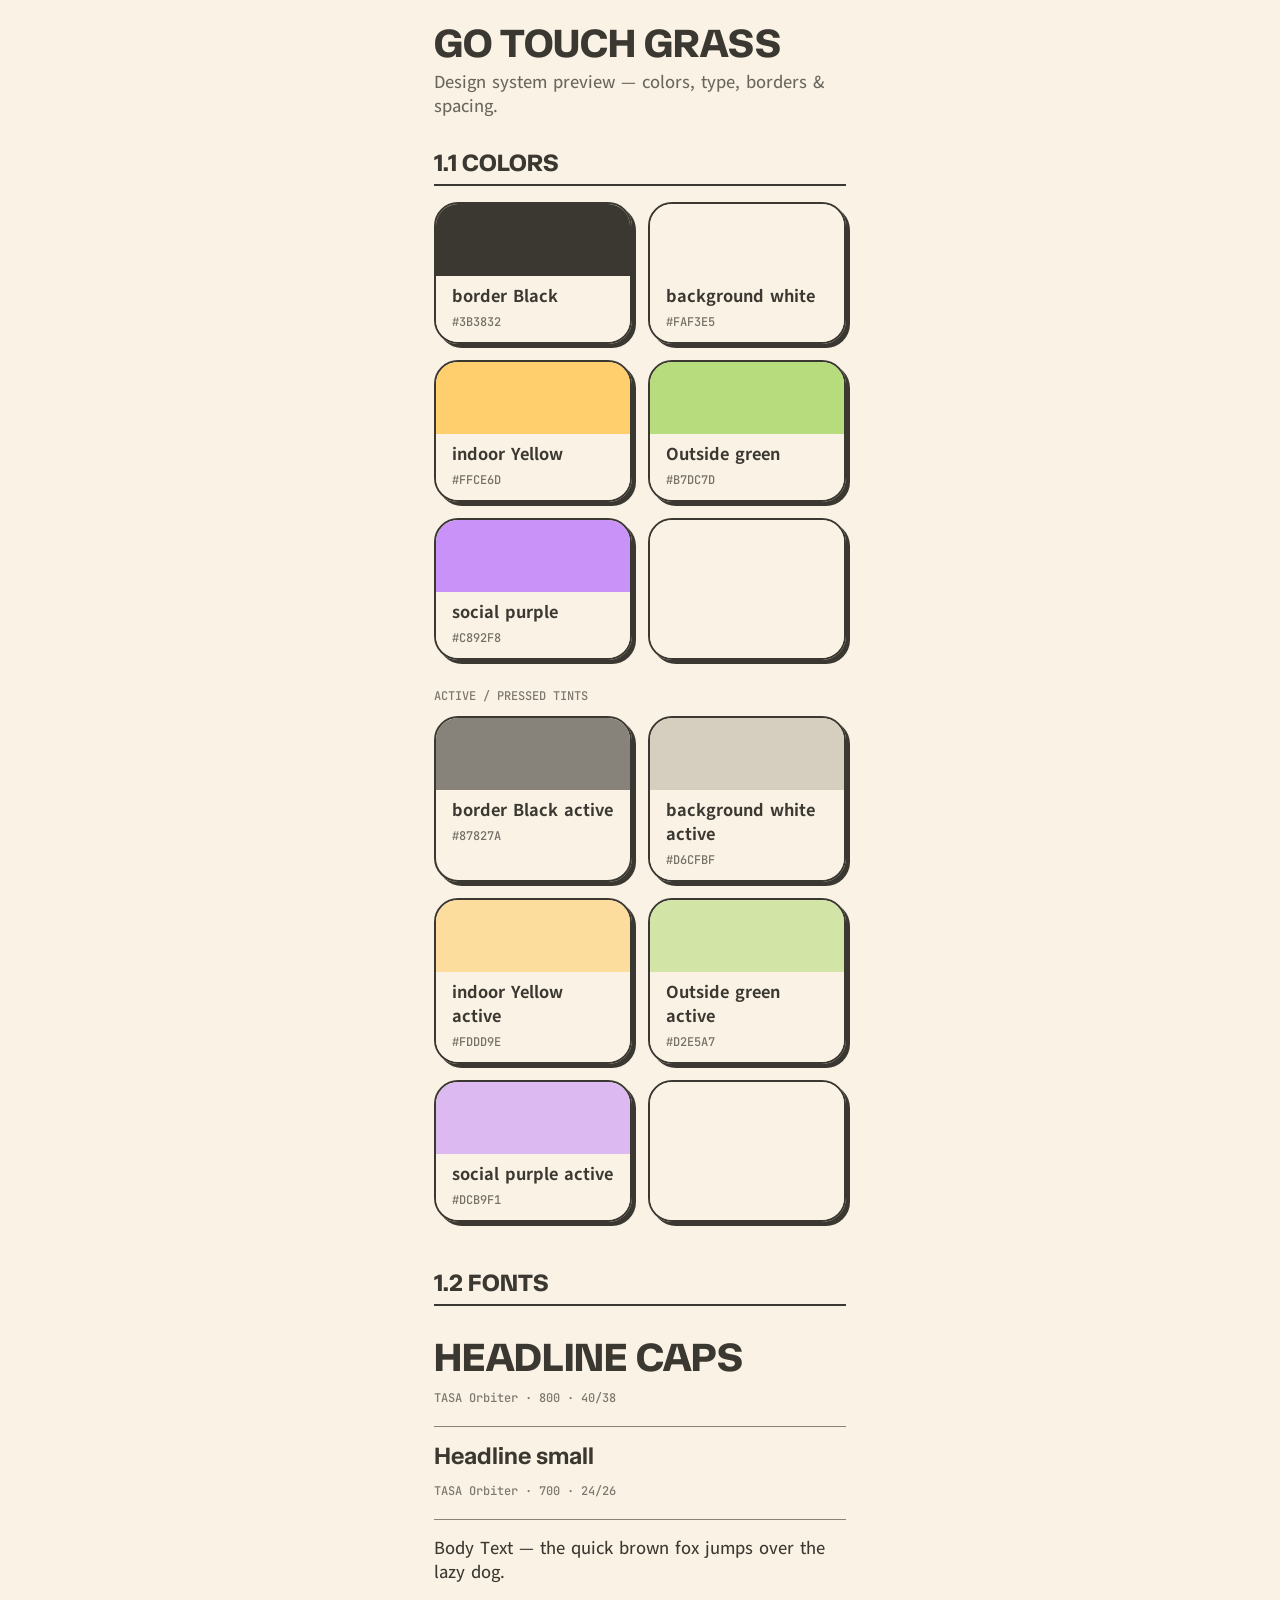
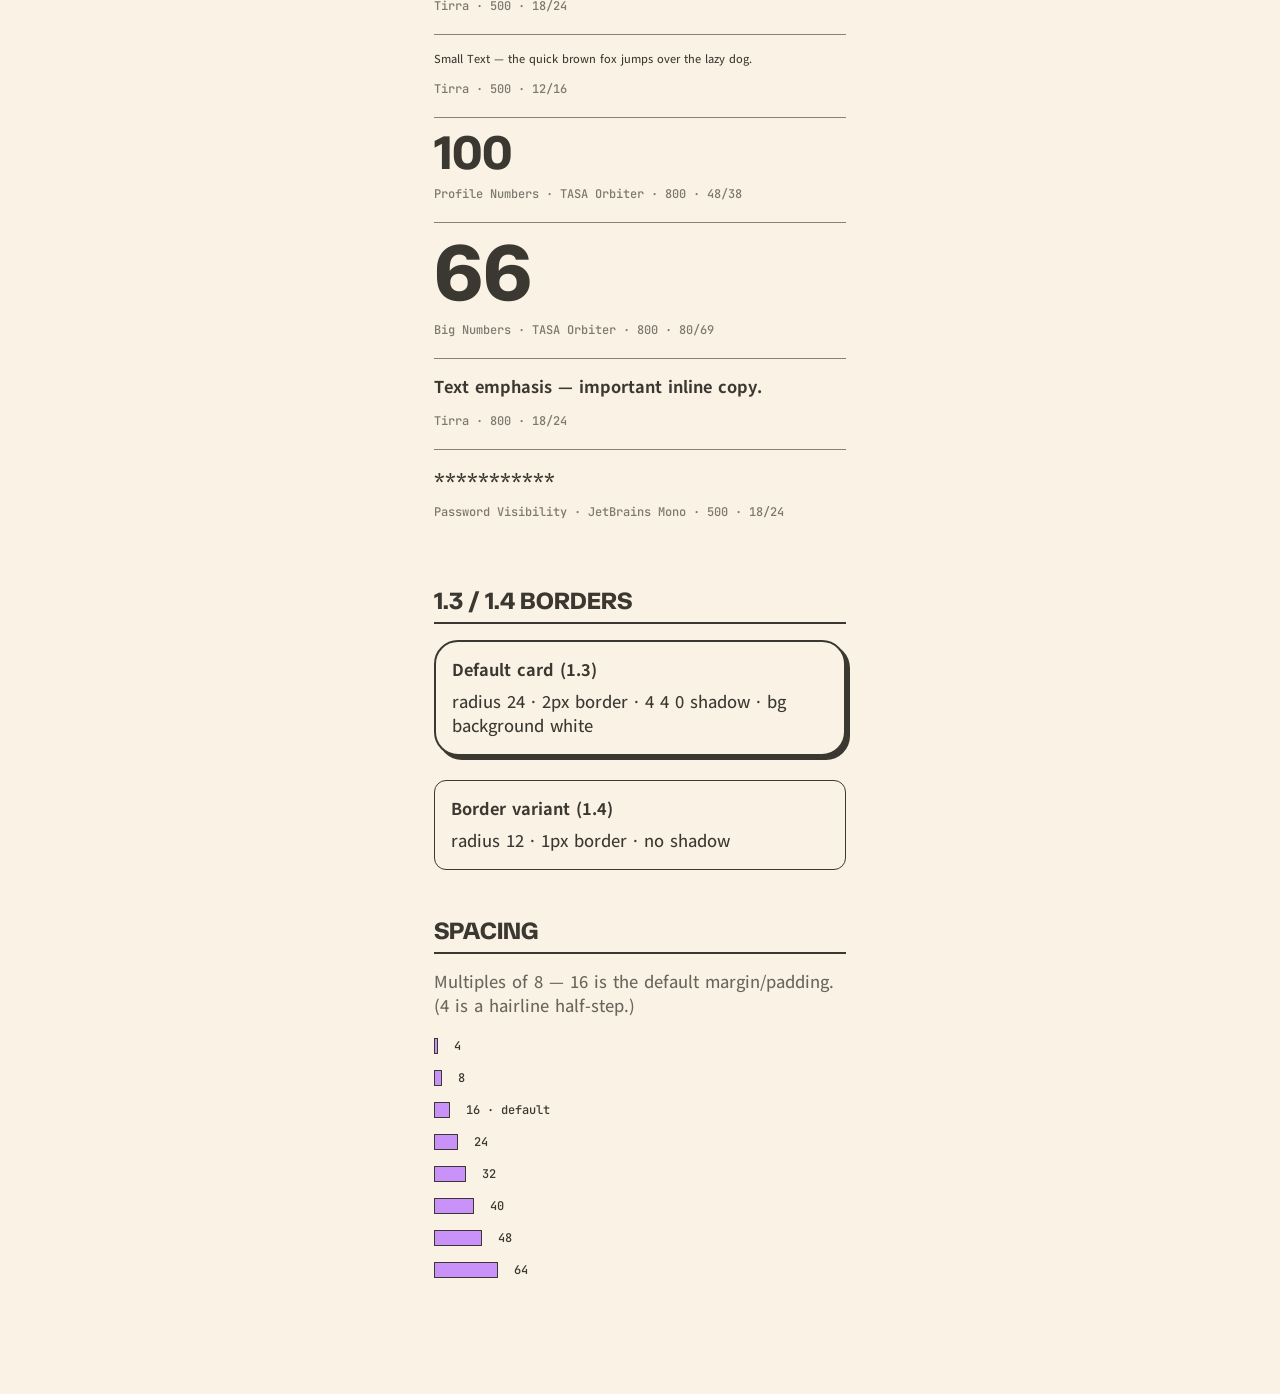
<file: code/style_guide.html>
<!DOCTYPE html>
<html lang="en">
<head>
  <meta charset="UTF-8" />
  <meta name="viewport" content="width=device-width, initial-scale=1.0, viewport-fit=cover" />
  <title>Go Touch Grass — Design System</title>
  <link rel="stylesheet" href="css/design-system.css" />
  <style>
    /* ---- styleguide page layout only (not part of the system) ---- */
    body { padding: var(--space-24) var(--space-16) var(--space-64); }
    .page { max-width: var(--app-width); margin: 0 auto; }

    .sg-title { margin: 0 0 var(--space-8); }
    .sg-intro { margin: 0 0 var(--space-32); opacity: .75; }

    .sg-section { margin: 0 0 var(--space-48); }
    .sg-section > h2 {
      font-family: var(--font-display); font-weight: 800; text-transform: uppercase;
      font-size: 24px; line-height: 26px; margin: 0 0 var(--space-16);
      padding-bottom: var(--space-8);
      border-bottom: var(--border-width) solid var(--color-border);
    }
    .sg-label { font-family: var(--font-mono); font-size: 12px; opacity: .65; }

    /* color grid */
    .swatches { display: grid; grid-template-columns: 1fr 1fr; gap: var(--space-16); }
    .swatch {
      border: var(--border-width) solid var(--color-border);
      border-radius: var(--radius-card);
      box-shadow: var(--shadow-card);
      overflow: hidden;
    }
    .swatch .chip { height: 72px; }
    .swatch .meta { padding: var(--space-8) var(--space-16); background: var(--color-bg); }
    .swatch .name { display: block; font-weight: 800; }
    .swatch .hex  { font-family: var(--font-mono); font-size: 12px; opacity: .7; text-transform: uppercase; }

    /* type specimens */
    .specimen { padding: var(--space-16) 0; border-bottom: var(--border-width-thin) solid var(--color-border-active); }
    .specimen:last-child { border-bottom: 0; }
    .specimen .demo { margin-bottom: var(--space-8); }

    /* border demos */
    .demo-card {
      background: var(--color-bg);
      border: var(--border-width) solid var(--color-border);
      border-radius: var(--radius-card);
      box-shadow: var(--shadow-card);
      padding: var(--space-16);
      margin-bottom: var(--space-24);
    }
    .demo-variant {
      background: var(--color-bg);
      border: var(--border-width-thin) solid var(--color-border);
      border-radius: var(--radius-sm);
      padding: var(--space-16);
    }

    /* spacing scale */
    .ruler { display: flex; align-items: center; gap: var(--space-16); margin-bottom: var(--space-8); }
    .ruler .bar { height: 16px; background: var(--color-social); border: var(--border-width-thin) solid var(--color-border); }
    .ruler .cap { font-family: var(--font-mono); font-size: 12px; }
  </style>
</head>
<body>
  <main class="page">
    <h1 class="sg-title text-headline-caps">Go Touch Grass</h1>
    <p class="sg-intro text-body">Design system preview — colors, type, borders &amp; spacing.</p>

    <!-- 1.1 COLORS -->
    <section class="sg-section">
      <h2>1.1 Colors</h2>
      <div class="swatches">
        <div class="swatch"><div class="chip" style="background:#3B3832"></div><div class="meta"><span class="name text-body">border Black</span><span class="hex">#3B3832</span></div></div>
        <div class="swatch"><div class="chip" style="background:#FAF3E5"></div><div class="meta"><span class="name text-body">background white</span><span class="hex">#FAF3E5</span></div></div>
        <div class="swatch"><div class="chip" style="background:#FFCE6D"></div><div class="meta"><span class="name text-body">indoor Yellow</span><span class="hex">#FFCE6D</span></div></div>
        <div class="swatch"><div class="chip" style="background:#B7DC7D"></div><div class="meta"><span class="name text-body">Outside green</span><span class="hex">#B7DC7D</span></div></div>
        <div class="swatch"><div class="chip" style="background:#C892F8"></div><div class="meta"><span class="name text-body">social purple</span><span class="hex">#C892F8</span></div></div>
        <div class="swatch"><div class="chip" style="background:#FAF3E5"></div><div class="meta"><span class="name text-body">&nbsp;</span><span class="hex">&nbsp;</span></div></div>
      </div>

      <p class="sg-label" style="margin:var(--space-24) 0 var(--space-8)">ACTIVE / PRESSED TINTS</p>
      <div class="swatches">
        <div class="swatch"><div class="chip" style="background:#87827A"></div><div class="meta"><span class="name text-body">border Black active</span><span class="hex">#87827A</span></div></div>
        <div class="swatch"><div class="chip" style="background:#D6CFBF"></div><div class="meta"><span class="name text-body">background white active</span><span class="hex">#D6CFBF</span></div></div>
        <div class="swatch"><div class="chip" style="background:#FDDD9E"></div><div class="meta"><span class="name text-body">indoor Yellow active</span><span class="hex">#FDDD9E</span></div></div>
        <div class="swatch"><div class="chip" style="background:#D2E5A7"></div><div class="meta"><span class="name text-body">Outside green active</span><span class="hex">#D2E5A7</span></div></div>
        <div class="swatch"><div class="chip" style="background:#DCB9F1"></div><div class="meta"><span class="name text-body">social purple active</span><span class="hex">#DCB9F1</span></div></div>
        <div class="swatch"><div class="chip" style="background:#FAF3E5"></div><div class="meta"><span class="name text-body">&nbsp;</span><span class="hex">&nbsp;</span></div></div>
      </div>
    </section>

    <!-- 1.2 FONTS -->
    <section class="sg-section">
      <h2>1.2 Fonts</h2>

      <div class="specimen">
        <div class="demo text-headline-caps">Headline Caps</div>
        <span class="sg-label">TASA Orbiter · 800 · 40/38</span>
      </div>
      <div class="specimen">
        <div class="demo text-headline-sm">Headline small</div>
        <span class="sg-label">TASA Orbiter · 700 · 24/26</span>
      </div>
      <div class="specimen">
        <div class="demo text-body">Body Text — the quick brown fox jumps over the lazy dog.</div>
        <span class="sg-label">Tirra · 500 · 18/24</span>
      </div>
      <div class="specimen">
        <div class="demo text-small">Small Text — the quick brown fox jumps over the lazy dog.</div>
        <span class="sg-label">Tirra · 500 · 12/16</span>
      </div>
      <div class="specimen">
        <div class="demo text-profile-number">100</div>
        <span class="sg-label">Profile Numbers · TASA Orbiter · 800 · 48/38</span>
      </div>
      <div class="specimen">
        <div class="demo text-big-number">66</div>
        <span class="sg-label">Big Numbers · TASA Orbiter · 800 · 80/69</span>
      </div>
      <div class="specimen">
        <div class="demo text-emphasis">Text emphasis — important inline copy.</div>
        <span class="sg-label">Tirra · 800 · 18/24</span>
      </div>
      <div class="specimen">
        <div class="demo text-password">***********</div>
        <span class="sg-label">Password Visibility · JetBrains Mono · 500 · 18/24</span>
      </div>
    </section>

    <!-- 1.3 / 1.4 BORDERS -->
    <section class="sg-section">
      <h2>1.3 / 1.4 Borders</h2>
      <div class="demo-card">
        <strong class="text-emphasis">Default card (1.3)</strong>
        <p class="text-body" style="margin:var(--space-8) 0 0">radius 24 · 2px border · 4&nbsp;4&nbsp;0 shadow · bg background white</p>
      </div>
      <div class="demo-variant">
        <strong class="text-emphasis">Border variant (1.4)</strong>
        <p class="text-body" style="margin:var(--space-8) 0 0">radius 12 · 1px border · no shadow</p>
      </div>
    </section>

    <!-- SPACING -->
    <section class="sg-section">
      <h2>Spacing</h2>
      <p class="sg-intro text-body" style="margin-bottom:var(--space-16)">Multiples of 8 — 16 is the default margin/padding. (4 is a hairline half-step.)</p>
      <div class="ruler"><div class="bar" style="width:4px"></div><span class="cap">4</span></div>
      <div class="ruler"><div class="bar" style="width:8px"></div><span class="cap">8</span></div>
      <div class="ruler"><div class="bar" style="width:16px"></div><span class="cap">16 · default</span></div>
      <div class="ruler"><div class="bar" style="width:24px"></div><span class="cap">24</span></div>
      <div class="ruler"><div class="bar" style="width:32px"></div><span class="cap">32</span></div>
      <div class="ruler"><div class="bar" style="width:40px"></div><span class="cap">40</span></div>
      <div class="ruler"><div class="bar" style="width:48px"></div><span class="cap">48</span></div>
      <div class="ruler"><div class="bar" style="width:64px"></div><span class="cap">64</span></div>
    </section>
  </main>
</body>
</html>
</file>
<file: code/css/design-system.css>
/* ============================================================
   Go Touch Grass — Design system entry point
   Link THIS single file from any screen:
       <link rel="stylesheet" href="css/design-system.css">
   Import order matters: fonts + tokens must load before the
   rules that consume them.
   ============================================================ */

@import "fonts.css";
@import "tokens.css";
@import "base.css";
@import "typography.css";
@import "components.css";
</file>
<file: code/css/app.css>
/* ============================================================
   Go Touch Grass — App (Todays Sidequests flow)
   Single-page shell. Screens stack and cross-fade. Bottom bar is
   persistent. Built only from style-guide tokens + components.
   ============================================================ */

html, body { height: 100%; }
body { overflow: hidden; }

/* make the `hidden` attribute win over component display rules */
[hidden] { display: none !important; }

/* ---------- shell ---------- */
.app {
  position: relative;
  width: 100%;
  max-width: var(--app-width);
  height: 100dvh;
  margin-inline: auto;
  display: flex;
  flex-direction: column;
  background: var(--color-bg);
  overflow: hidden;
}
.app__screens { position: relative; flex: 1; min-height: 0; }
.app__nav { position: relative; flex: none; padding: var(--space-8) var(--space-16) var(--space-16); transition: opacity .4s ease, transform .4s ease; }
/* hide the bar during the focused onboarding screens (slides down + out) */
.app.no-nav .app__nav { opacity: 0; transform: translateY(110%); pointer-events: none; }
/* the bar shows during the welcome intro but stays inert through onboarding */
.app.onboarding .bottom-bar { pointer-events: none; }
/* soften the content edge above the bar: a cream gradient fading up to transparent
   (so scrolling content dissolves into the background instead of a hard cut) */
.app__nav::before {
  content: "";
  position: absolute; left: 0; right: 0; bottom: 100%;
  height: 56px;
  background: linear-gradient(180deg, rgba(250, 243, 229, 0) 0%, var(--color-bg) 100%);
  pointer-events: none;
}
/* screens that manage their own bottom (camera frame, detail's pinned button) skip the fade */
.app.no-fade .app__nav::before { display: none; }

/* ---------- screens (stacked, cross-fade + slide) ---------- */
.screen {
  position: absolute;
  inset: 0;
  display: flex;
  flex-direction: column;
  gap: var(--space-16);
  padding: var(--space-16) var(--space-16) var(--space-48);   /* bottom clears the bar's fade zone */
  overflow-y: auto;
  overflow-x: hidden;
  scrollbar-width: none;   /* hide the scrollbar (mobile look) so it never overlays/clips content */
  opacity: 0;
  visibility: hidden;
  transform: translateY(10px);
  transition: opacity .35s ease, transform .35s ease, visibility 0s linear .35s;
}
.screen.is-active {
  opacity: 1;
  visibility: visible;
  transform: none;
  transition: opacity .35s ease, transform .35s ease, visibility 0s;
}
/* hide scrollbars on every scroll area (WebKit) — content keeps full width, scrolls via touch/wheel */
.screen::-webkit-scrollbar,
.profile-scroll::-webkit-scrollbar,
.pfp-body::-webkit-scrollbar { width: 0; height: 0; }
/* screens that fill (no scroll) */
.screen--camera { overflow: hidden; padding-bottom: 0; }

/* keep a roomier headline→content gap on Todays Sidequests (the exception) */
.screen--sidequests { gap: var(--space-24); }
/* the completed headline is a bare h1 — give it the header's bottom space so the tag clears */
.screen--completed .screen__head { padding-bottom: var(--space-8); }

/* ---------- screen header ---------- */
.screen__head { flex: none; }

/* ---------- loading screen ---------- */
.screen--loading { justify-content: center; align-items: flex-start; gap: var(--space-40); padding-bottom: var(--space-64); }
.screen--loading__title { margin: 0; }
.screen--loading .loading-shapes { align-self: center; }   /* shuffle icons centered */

/* ===================================================================
   FIRST-TIME ONBOARDING (welcome logo animation → name → confirm)
   =================================================================== */
.screen--welcome { justify-content: center; align-items: stretch; gap: var(--space-40); }
/* the welcome text reveals after the logo, then stays as the logo leaves */
.welcome-text { margin: 0; text-align: left; opacity: 0; max-height: 0; overflow: hidden; transition: opacity .55s ease, max-height .55s ease; }
.welcome-logo {
  align-self: center; width: 156px; max-height: 220px;
  opacity: 0; transform: scale(0) rotate(-14deg);
  transition: transform .65s cubic-bezier(.34, 1.56, .64, 1), opacity .5s ease, max-height .55s ease, margin .55s ease;
}
.welcome-logo img { width: 100%; display: block; }
.screen--welcome.s1 .welcome-logo { opacity: 1; transform: scale(1) rotate(0); }      /* dynamic pop-in */
.screen--welcome.s2 .welcome-text { opacity: 1; max-height: 40vh; }                    /* welcome text reveals */
.screen--welcome.s3 .welcome-logo { opacity: 0; transform: scale(.3) rotate(10deg); max-height: 0; margin-top: calc(-1 * var(--space-40)); }  /* logo leaves, text re-centres */

/* name + confirm — centred group, left-aligned headline */
.screen--firstname, .screen--firstname-confirm { justify-content: center; gap: var(--space-24); }
.firstname-title { margin: 0; }
.firstname-actions { display: flex; gap: var(--space-16); }
.firstname-actions > .btn { flex: 1; padding-left: 16px; padding-right: 16px; }

/* ---------- todays sidequests ---------- */
.quest-list { gap: var(--space-24); padding-top: var(--space-8); padding-bottom: var(--space-24); }
.quest-list .quest-card { animation: gtg-card-in .45s cubic-bezier(.22,1,.36,1) backwards; }
.quest-list .quest-card:nth-child(1) { animation-delay: .04s; }
.quest-list .quest-card:nth-child(2) { animation-delay: .14s; }
.quest-list .quest-card:nth-child(3) { animation-delay: .24s; }
@keyframes gtg-card-in { from { opacity: 0; transform: translateY(18px); } to { opacity: 1; transform: none; } }

/* a blocked card — and the static card on Capture Proof — are inert */
.quest-card.is-blocked,
.quest-card--static { pointer-events: none; }

/* blocking mode: a selected card just previews the blocked (muted) look —
   the colour change is the only indicator (no checkmark) */
.quest-card.is-selected { color: var(--color-border-active); background: var(--cat-active); }
/* blocking mode: cards invite a tap */
.screen--sidequests.is-blocking .quest-card:not(.is-blocked) { cursor: pointer; }

/* ---------- camera ---------- */
.camera {
  position: relative;
  flex: 1;
  min-height: 0;
  margin-bottom: var(--space-16);
  border: 2px solid var(--color-border);
  border-radius: var(--radius-card);
  box-shadow: var(--shadow-card);
  overflow: hidden;
  background: var(--color-bg-active);
}
.camera__video {
  width: 100%; height: 100%;
  object-fit: cover;
  display: block;
  background: #cfcabd;
}
.camera__video.is-mirrored { transform: scaleX(-1); }
.camera__upload { position: absolute; top: var(--space-16); right: var(--space-16); z-index: 3; }
.camera__controls {
  position: absolute; left: 0; right: 0; bottom: 0; z-index: 2;
  height: 88px;
  display: flex; align-items: center; justify-content: space-between;
  padding: 0 32px;
  background: var(--color-border);
}
.camera__ctrl { display: inline-flex; align-items: center; justify-content: center; width: 40px; height: 40px; padding: 8px; background: none; border: 0; cursor: pointer; }
.camera__ctrl img { width: 24px; height: 24px; display: block; }
.camera__ctrl.is-on { background: rgba(250,243,229,.18); border-radius: 12px; }
.camera__ctrl.is-disabled { opacity: .35; }     /* no second camera available */
.camera__shutter {
  width: 64px; height: 64px; flex: none;
  border-radius: 50%;
  background: var(--color-bg);
  border: 3px solid var(--color-border);
  box-shadow: inset 0 0 0 3px var(--color-bg), inset 0 0 0 4px var(--color-border);
  cursor: pointer;
  transition: transform .1s ease;
}
.camera__shutter:active { transform: scale(.9); }
.camera__hint {
  position: absolute; inset: 0 0 88px 0; z-index: 1;
  display: grid; place-items: center; text-align: center;
  padding: var(--space-24);
  color: var(--color-border); font-family: var(--font-body); font-size: 12px; line-height: 16px;
  pointer-events: none;
}

/* ---------- review (Redo / Finish) ---------- */
.screen--review .btn-row { flex: none; padding-bottom: var(--space-16); }

/* ---------- completed ---------- */
.screen--completed .quest-overview { animation: gtg-pop-in .5s cubic-bezier(.34,1.56,.64,1) backwards; }
@keyframes gtg-pop-in { from { opacity: 0; transform: scale(.92); } to { opacity: 1; transform: none; } }

/* photo inside overview/camera */
.quest-overview .photo img { width: 100%; height: 100%; object-fit: cover; }

/* ---------- block confirmation popup ---------- */
.scrim {
  position: absolute; inset: 0; z-index: 50;
  display: flex; align-items: center; justify-content: center;
  padding: var(--space-24);
  background: rgba(59, 56, 50, .5);          /* border black @ 50% */
  opacity: 0; visibility: hidden;
  transition: opacity .25s ease, visibility 0s linear .25s;
}
.scrim.is-open { opacity: 1; visibility: visible; transition: opacity .25s ease, visibility 0s; }
.scrim .popup { width: 100%; max-width: 360px; transform: translateY(8px) scale(.96); transition: transform .3s cubic-bezier(.34,1.56,.64,1); }
.scrim.is-open .popup { transform: none; }
.popup__title { margin: 0; font-family: var(--font-display); font-size: 24px; font-weight: 700; line-height: 26px; }
.popup__body { margin: 0; font-family: var(--font-body); font-size: 18px; font-weight: 500; line-height: 24px; }

/* ===================================================================
   PROFILE screen
   =================================================================== */
/* profile: the burger floats on top; everything else scrolls full-height under it */
.screen--profile { overflow: hidden; gap: 0; padding: 0; }
.profile-scroll {
  flex: 1; min-height: 0; overflow-y: auto;
  display: flex; flex-direction: column; gap: var(--space-24);
  padding: 0 var(--space-16) var(--space-48);   /* sides + bottom (clears the bar fade) */
  scrollbar-width: none;
}
/* settings button — pinned top-right, above all content */
.profile-burger { position: absolute; top: var(--space-16); right: var(--space-16); z-index: 30; }
/* optional attention message — sits above the card and pushes content down */
.profile-msg { align-self: flex-start; margin-top: var(--space-16); animation: gtg-msg-in .4s cubic-bezier(.34, 1.56, .64, 1) backwards; }
@keyframes gtg-msg-in { from { opacity: 0; transform: translateY(-8px); } to { opacity: 1; transform: none; } }

/* the avatar overlaps the card top; leave enough room that the avatar's TOP starts just
   below the floating settings button (content still scrolls up past the burger) */
.screen--profile .profile-card { margin-top: calc(var(--space-64) + var(--space-64) + var(--space-8)); }

/* "Your Quests" section — sticks to the top of the scrolling body, edges softened */
.profile-section-title {
  position: sticky; top: 40px; z-index: 5;   /* stuck: heading bottom lines up with the burger's bottom (~74px) */
  margin: var(--space-24) calc(-1 * var(--space-16)) 0;   /* full-bleed cream (covers beside the burger); top margin clears the cap pseudo */
  padding: var(--space-8) var(--space-16);
  background: var(--color-bg);
}
/* cap: extend the cream up to the top of the screen so, once the heading sticks, no
   content peeks above the heading or to the side of the settings button when scrolling */
.profile-section-title::before {
  content: ""; position: absolute; left: 0; right: 0; bottom: 100%; height: 40px;
  background: var(--color-bg); pointer-events: none;
}
/* fade the bottom edge so cards dissolve under it (like the bottom bar) */
.profile-section-title::after {
  content: ""; position: absolute; left: 0; right: 0; top: 100%; height: 16px;
  background: linear-gradient(180deg, var(--color-bg) 0%, rgba(250, 243, 229, 0) 100%);
  pointer-events: none;
}
.gallery-empty { margin: var(--space-40) 0; text-align: center; font-family: var(--font-body); font-size: 18px; font-weight: 800; line-height: 24px; color: var(--color-border); }

/* ===================================================================
   QUEST OVERVIEW detail (opened from a gallery card)
   =================================================================== */
/* detail screens scroll as a whole — the header (back + archive/delete), card and save
   button all scroll together. The header is NOT sticky, so it scrolls away with the
   content (nothing overlays the card). */
/* small room so the overview's subcategory tag (which overhangs upward) isn't clipped */
.detail-body { padding-top: var(--space-8); }
.screen--detail .quest-overview, .screen--set-archived-detail .quest-overview { animation: gtg-pop-in .45s cubic-bezier(.34, 1.56, .64, 1) backwards; }
.screen--detail .quest-overview .photo img, .screen--set-archived-detail .quest-overview .photo img { width: 100%; height: 100%; object-fit: cover; }
/* the save / restore button scrolls with the card */
.detail-save { padding-top: var(--space-16); display: flex; justify-content: center; }
/* a proof photo that's been deleted — fills with the quest colour */
.photo--deleted { background: var(--cat, var(--color-bg-active)); }
.photo-deleted { display: grid; place-items: center; text-align: center; padding: var(--space-24); font-family: var(--font-body); font-size: 12px; font-weight: 500; line-height: 16px; color: var(--color-border); }

/* ===================================================================
   SETTINGS  (overview + subpages — built from list buttons, switches,
   radios, the pfp grid, quest cards, gallery cards & popups)
   =================================================================== */
.settings-list { display: flex; flex-direction: column; gap: var(--space-16); width: 100%; }
/* inert rows (Account / About / Privacy / Terms — not built yet) */
.list-btn--static { cursor: default; }
.list-btn--static .list-btn__chevron { width: 24px; height: 24px; transform: rotate(180deg); }
/* single-select rows (Title) — tap to choose, slight press */
.list-btn--select { cursor: pointer; }
.list-btn--select:active { transform: translate(2px, 2px); box-shadow: 2px 2px 0 0 var(--color-border); }
.list-btn .radio { flex: none; }

/* large profile avatar (Profile + Profile Picture pages) */
.set-avatar {
  align-self: center; flex: none;
  width: 120px; height: 120px;
  border: 2px solid var(--color-border);   /* outline around the circle */
  border-radius: 50%;
  background: var(--color-border);          /* fills the hairline so there's no gap between border and image */
  box-shadow: 4px 4px 0 1px var(--color-border);   /* +1px spread closes the seam between the border and the shadow */
  overflow: hidden;
}
.set-avatar img, .set-avatar .img-placeholder { width: 100%; height: 100%; display: block; transform: scale(1.03); }   /* slight overscan so the image meets the border (pic SVGs sit ~1% inside their box) */

/* centred action button(s) at the bottom of a settings form */
.set-actions { display: flex; justify-content: center; gap: var(--space-16); }

/* Profile Picture: grid scrolls, Cancel/Save stay pinned at the bottom */
.screen--set-pfp { overflow: hidden; }
.pfp-body { flex: 1; min-height: 0; overflow-y: auto; display: flex; flex-direction: column; gap: var(--space-16); scrollbar-width: none;
  margin: 0 calc(-1 * var(--space-16)); padding: 0 var(--space-16) var(--space-8); }   /* full-bleed so the list-button shadows aren't clipped; bottom room for the last shadow */
.pfp-actions { flex: none; display: flex; gap: var(--space-16); padding-top: var(--space-16); }
.pfp-actions > .btn { flex: 1; }

/* Crop a new profile picture into a square (circular preview) */
.screen--set-crop { overflow: hidden; }
.crop-stage { flex: 1; min-height: 0; display: flex; flex-direction: column; align-items: center; justify-content: center; gap: var(--space-32); }
.crop-box {
  position: relative;
  width: min(300px, 78vw); aspect-ratio: 1 / 1;
  overflow: hidden;
  border: 2px solid var(--color-border);     /* design-guideline border on the preview */
  border-radius: var(--radius-sm);
  background: var(--color-bg-active);
  touch-action: none; cursor: grab;
}
.crop-box:active { cursor: grabbing; }
.crop-img { position: absolute; left: 50%; top: 50%; max-width: none; user-select: none; -webkit-user-drag: none; }
/* circular outline + dim the square's corners outside the circle */
.crop-ring { position: absolute; inset: 0; border-radius: 50%; pointer-events: none;
  box-shadow: 0 0 0 2px var(--color-border), 0 0 0 999px rgba(250, 243, 229, .55); }
/* zoom slider — dark track, background-coloured knob (matches the switch) */
.crop-zoom { -webkit-appearance: none; appearance: none; width: min(300px, 78vw); height: 6px; border-radius: 3px; background: var(--color-border); outline: none; }
.crop-zoom::-webkit-slider-thumb { -webkit-appearance: none; appearance: none; width: 24px; height: 24px; border-radius: 50%; background: var(--color-bg); border: 2px solid var(--color-border); cursor: pointer; }
.crop-zoom::-moz-range-thumb { width: 24px; height: 24px; border-radius: 50%; background: var(--color-bg); border: 2px solid var(--color-border); cursor: pointer; }
.crop-zoom::-moz-range-track { height: 6px; border-radius: 3px; background: var(--color-border); }

/* Name card: toggles between display (label + value + edit) and an edit field */
#nameCard .field { display: none; }
#nameCard.is-editing .field { display: flex; }
#nameCard.is-editing .input-card__value,
#nameCard.is-editing #btnEditName { display: none; }
/* the save button replaces the edit button only while editing */
#nameCard #btnSaveName { display: none; }
#nameCard.is-editing #btnSaveName { display: inline-flex; }

/* Set Title row mirrors the Name row: same label width, same small value, same spacing */
.screen--set-profile .list-btn--nav .list-btn__label { flex: none; min-width: 104px; }
.screen--set-profile .list-btn--nav .list-btn__value { margin-left: var(--space-8); font-size: 12px; line-height: 16px; }
.screen--set-profile .list-btn--nav .list-btn__trailing { margin-left: auto; }

/* Blocked Sidequests: count chip / select-all row */
.blocked-head { flex: none; display: flex; justify-content: center; }
.info-pill {
  display: inline-flex; align-items: center; justify-content: center;
  min-height: 40px; padding: var(--space-8) var(--space-24);
  background: var(--color-bg); border: 2px solid var(--color-border); border-radius: 24px;
  box-shadow: var(--shadow-card);
  font-family: var(--font-body); font-size: 12px; font-weight: 500; line-height: 16px; text-align: center;
}
/* the blocked list re-uses the quest-card; cards are pickable only while selecting */
.screen--set-blocked.is-selecting .quest-list .quest-card { cursor: pointer; }

/* archived/gallery card whose proof image was deleted shows the subcategory shape on the card colour */
.gallery-card__photo { display: grid; place-items: center; }
.gallery-card__photo--shape { background: var(--cat, var(--color-bg-active)); }
.gallery-card__shape {
  width: 56px; height: 56px;
  background-color: var(--color-border);
  -webkit-mask: var(--quest-shape) center / contain no-repeat;
          mask: var(--quest-shape) center / contain no-repeat;
}

/* ---------- shape masks for every quest subcategory (recolour via currentColor) ---------- */
.qs-game           { --quest-shape: url("../assets/svg/shapes/game_outline.svg"); }
.qs-activity       { --quest-shape: url("../assets/svg/shapes/activity_outline.svg"); }
.qs-encounter      { --quest-shape: url("../assets/svg/shapes/encounter_outline.svg"); }
.qs-discovery      { --quest-shape: url("../assets/svg/shapes/discovery_outline.svg"); }
.qs-action         { --quest-shape: url("../assets/svg/shapes/action_outline.svg"); }
.qs-scavenger_hunt { --quest-shape: url("../assets/svg/shapes/scavenger_hunt_outline.svg"); }
.qs-tasks          { --quest-shape: url("../assets/svg/shapes/tasks_outline.svg"); }
.qs-creative       { --quest-shape: url("../assets/svg/shapes/creative_outline.svg"); }
.qs-selfcare       { --quest-shape: url("../assets/svg/shapes/selfcare_outline.svg"); }

/* ===================================================================
   LEVEL-UP / EXP screen
   =================================================================== */
.screen--exp { overflow: hidden; }
/* fixed-height, centred headline so the shapes don't shift when the text changes;
   the text cross-fades on change */
.exp__headline {
  margin: 0; flex: none;
  min-height: 120px;
  display: flex; align-items: center; justify-content: center; text-align: center;
  transition: opacity .25s ease, transform .25s ease;
}
.exp__headline.is-swapping { opacity: 0; transform: translateY(-8px); }
.exp__stage { flex: 1; min-height: 0; display: flex; flex-direction: column; align-items: center; justify-content: center; gap: var(--space-40); }
.exp__flyicon { width: 56px; height: 56px; display: block; will-change: transform; }
.exp__shapewrap { position: relative; flex: none; }
.exp__level { position: absolute; left: -10px; bottom: -16px; display: flex; align-items: flex-end; line-height: 1; color: var(--color-border); pointer-events: none; }
.exp__lvl-txt { font-family: var(--font-display); font-weight: 800; font-size: 24px; line-height: 1; padding-bottom: 8px; }
.exp__lvl-num { font-family: var(--font-display); font-weight: 800; font-size: 80px; line-height: .8; transform-origin: left bottom; }
/* the level number pops when a level is gained */
.exp__lvl-num.is-pop { animation: exp-num-pop .55s cubic-bezier(.34, 1.56, .64, 1); }
@keyframes exp-num-pop { 0% { transform: scale(1); } 45% { transform: scale(1.32); } 100% { transform: scale(1); } }
/* the liquid rises a touch more deliberately during the level-up celebration */
.exp__shape .level-shape__liquid { transition: height 1s cubic-bezier(.4, 0, .2, 1); }
/* subcategory icon: jumps up, then falls into the shape, shrinking until it vanishes */
@keyframes exp-fly {
  0%   { transform: translateY(0) scale(1); opacity: 1; }
  22%  { transform: translateY(-44px) scale(1.12); opacity: 1; }
  100% { transform: translateY(124px) scale(.05); opacity: 0; }
}

/* ===================================================================
   SUMMARY — checkmark on the proof photo
   =================================================================== */
.photo { position: relative; }
.photo-check { position: absolute; right: 12px; bottom: 12px; z-index: 2; width: 52px; height: 52px; }
.photo-check img { width: 100%; height: 100%; display: block; }

/* reduce motion */
@media (prefers-reduced-motion: reduce) {
  .screen, .quest-list .quest-card, .screen--completed .quest-overview, .scrim .popup, .exp__flyicon,
  .gallery-card--new, .profile-msg, .screen--detail .quest-overview { transition-duration: .01ms; animation-duration: .01ms; }
}
</file>
